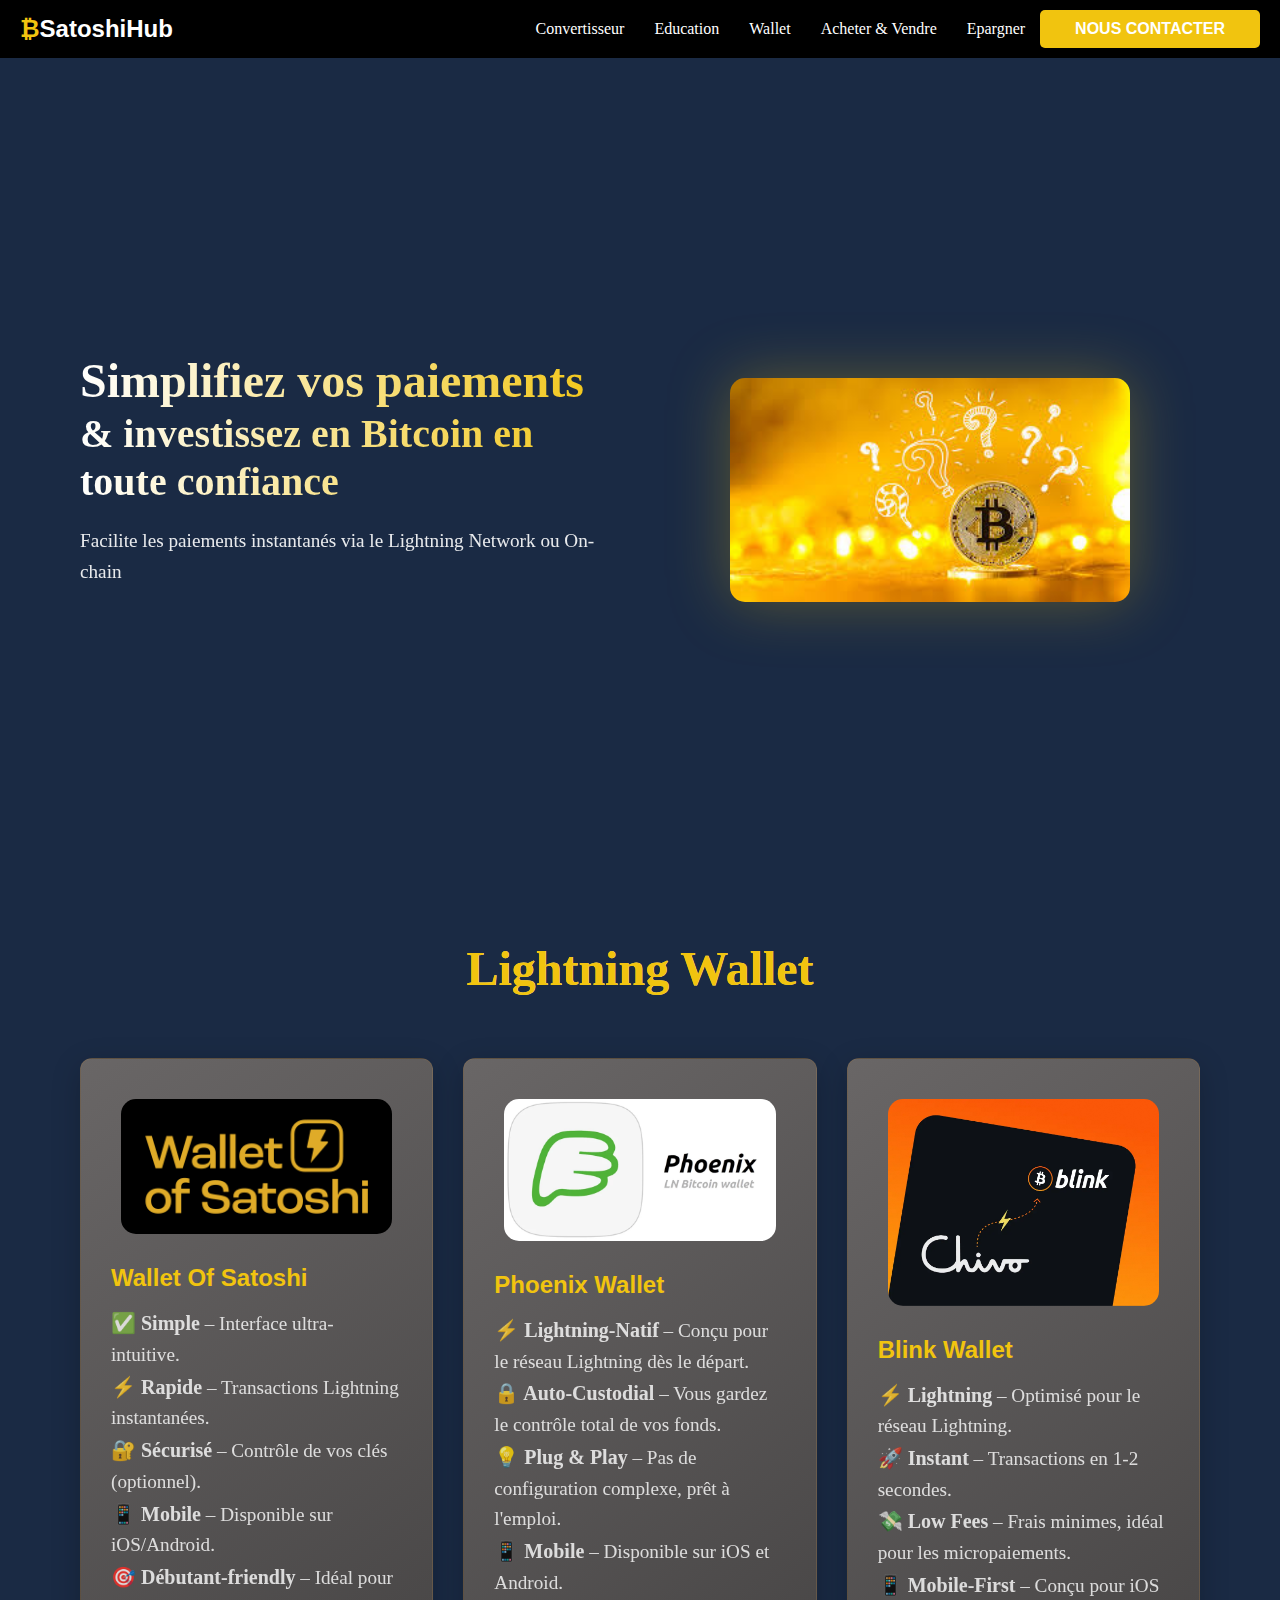
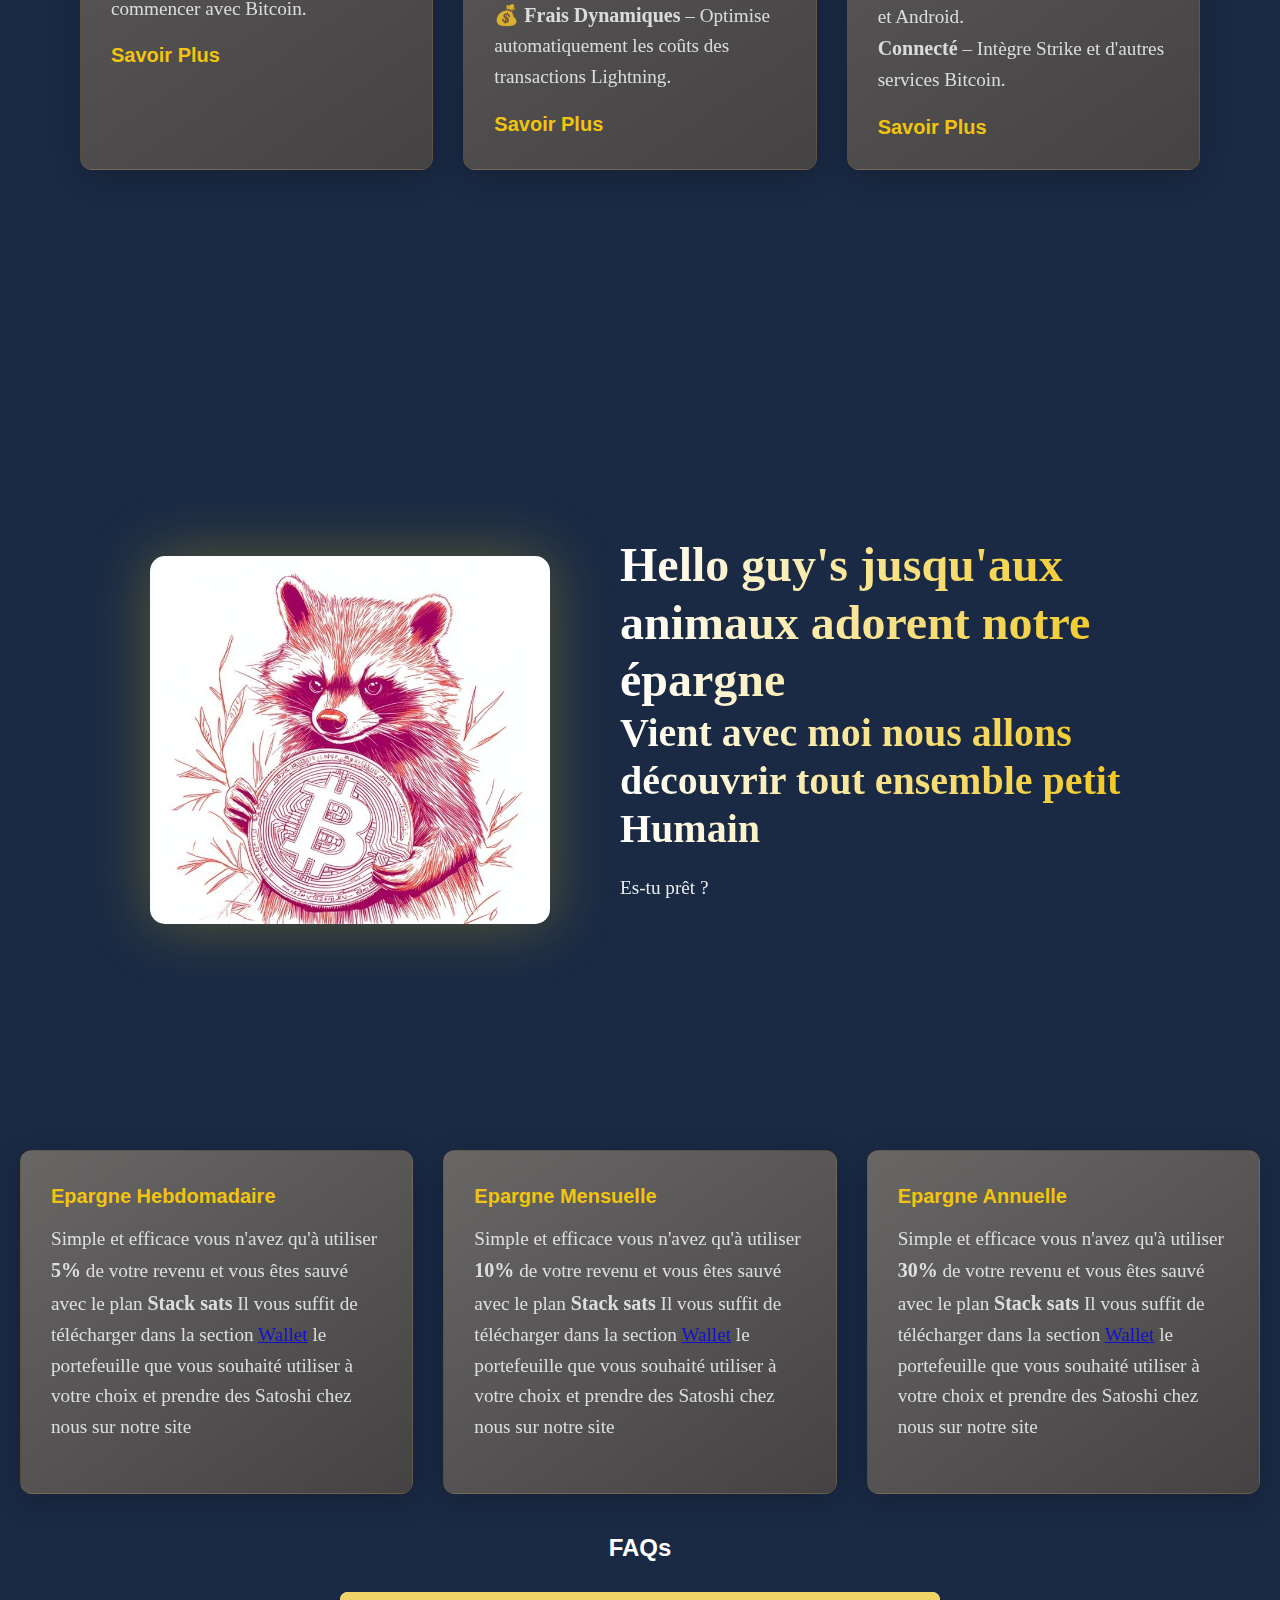
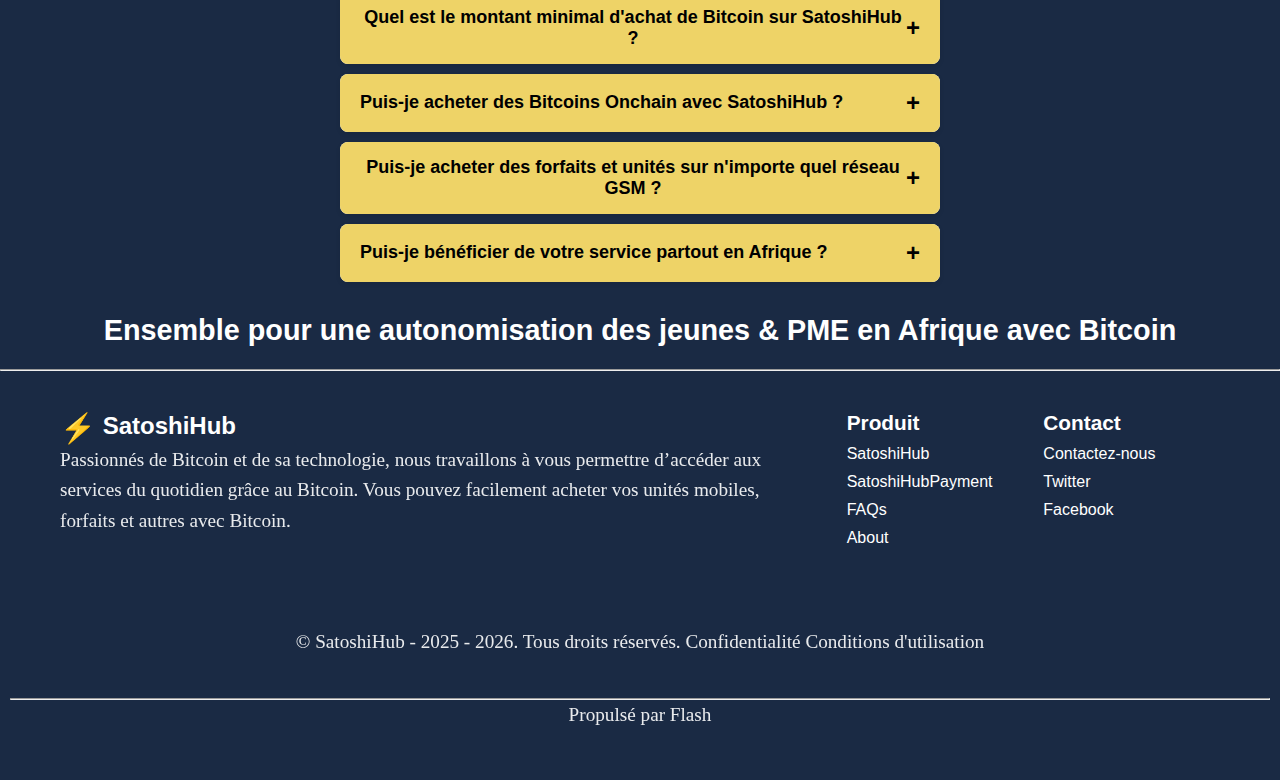
<file: index.html>
<!DOCTYPE html>
<html lang="en">

<head>
    <meta charset="UTF-8">
    <meta name="viewport" content="width=device-width, initial-scale=1.0">
    <title>Education Of Bitcoin</title>
    <link rel="stylesheet" href="Bitnob.css">
    <link href="https://fonts.googleapis.com/css2?family=Outfit:wght@400;700&display=swap" rel="stylesheet">
    <link href="https://unpkg.com/aos@2.3.1/dist/aos.css" rel="stylesheet">
    <script src="https://unpkg.com/aos@2.3.1/dist/aos.js"></script>
</head>

<body>


    <header>
        <nav class="navbar">
            <div class="logo" id="bitpay"><span>₿</span>SatoshiHub</div>
            <div class="hamburger" id="hamburger">
                <span></span>
                <span></span>
                <span></span>
            </div>
            <div class="nav-links" id="nav-links">
                <a href="convertisseur.html" target="_blank" class="payment">Convertisseur</a>
                <a href="singup.php" target="_blank" class="payment">Education</a>
                <a href="#wallet" class="payment">Wallet</a>
                <a href="achat.html" target="_blank" class="payment">Acheter & Vendre</a>
                <a href="#épargne" class="invest">Epargner</a>
                <button><a href="http://Wa.me//+22954006206" target="_blank" class="contact">NOUS
                        CONTACTER</a></button>
            </div>
        </nav>
    </header>
    <div class="container">
        <div class="text-section">
            <h1>Simplifiez vos paiements<br><span>& investissez en Bitcoin en toute confiance</span></h1>
            <p>Facilite les paiements instantanés via le Lightning Network ou On-chain</p>
        </div>
        <div class="image-section">
            <img src="imganim.jpg" alt="Bitcoin" class="bitcoin-image">
        </div>
    </div>

    <!-- Section pour wallet -->
    <section class="liquid-section" id="Wallet">
        <div class="section-header">
            <h1 id="wallet">Lightning Wallet</h1>
        </div>
        <div class="cards-grid">
            <!-- Carte Network -->
            <div class="card">
                <div class="card-logo">
                    <img src="wallet.png" alt="Wallet of Satoshi">
                </div>
                <h3>Wallet Of Satoshi</h3>
                <p><strong>✅ Simple</strong> – Interface ultra-intuitive.<br>
                    <strong>⚡ Rapide</strong> – Transactions Lightning instantanées.<br>
                    <strong>🔐 Sécurisé</strong> – Contrôle de vos clés (optionnel).<br>
                    <strong>📱 Mobile</strong> – Disponible sur iOS/Android.<br>
                    <strong>🎯 Débutant-friendly</strong> – Idéal pour commencer avec Bitcoin.
                </p>
                <a href="https://www.walletofsatoshi.com/" class="read-more"><strong>Savoir Plus</strong></a>
            </div>
            <!-- Carte Content -->
            <div class="card">
                <div class="card-logo">
                    <img src="Phoenix-large.png" alt="Phoenix Wallet">
                </div>
                <h3>Phoenix Wallet</h3>
                <p class="excerpt">
                    <strong>⚡ Lightning-Natif</strong> – Conçu pour le réseau Lightning dès le départ.<br>
                    <strong>🔒 Auto-Custodial</strong> – Vous gardez le contrôle total de vos fonds.<br>
                    <strong>💡 Plug & Play</strong> – Pas de configuration complexe, prêt à l'emploi.<br>
                    <strong>📱 Mobile</strong> – Disponible sur iOS et Android.<br>
                    <strong>💰 Frais Dynamiques</strong> – Optimise automatiquement les coûts des transactions
                    Lightning.
                </p>
                <a href="https://phoenix.acinq.co/" class="read-more"><strong>Savoir Plus</strong></a>
            </div>
            <!-- Carte Feature -->
            <div class="card">
                <div class="card-logo">
                    <img src="blink.png" alt="Blink Wallet">
                </div>
                <h3>Blink Wallet</h3>
                <p class="excerpt">
                    <strong>⚡ Lightning</strong> – Optimisé pour le réseau Lightning.<br>
                    <strong>🚀 Instant</strong> – Transactions en 1-2 secondes.<br>
                    <strong>💸 Low Fees</strong> – Frais minimes, idéal pour les micropaiements.<br>
                    <strong>📱 Mobile-First</strong> – Conçu pour iOS et Android.<br>
                    <strong> Connecté</strong> – Intègre Strike et d'autres services Bitcoin.
                </p>
                <a href="https://fr.blink.sv/" class="read-more"><strong>Savoir Plus</strong></a>
            </div>
        </div>
    </section>
    <div class="container" id="épargne">
        <div class="image-section">
            <img src="animal.jpg" alt="Bitcoin" class="bitcoin-image">
        </div>
        <div class="text-section">
            <h1>Hello guy's jusqu'aux animaux adorent notre épargne<br><span>Vient avec moi nous allons découvrir
                    tout ensemble petit Humain</span></h1>
            <p>Es-tu prêt ?</p>
        </div>
    </div>
    <!-- Session épargne -->
    <div class="cards-grid" >
        <div class="card" id="epargne">
            <h3 class="h3"><strong>Epargne Hebdomadaire</strong></h3>
            <p>Simple et efficace vous n'avez qu'à utiliser <strong>5%</strong> de votre revenu et vous êtes sauvé
                avec le plan <strong>Stack sats</strong>
                Il vous suffit de télécharger dans la section <a href="#Wallet">Wallet</a> le portefeuille que vous
                souhaité utiliser à votre choix et prendre des Satoshi chez nous sur notre site
            </p>
        </div>
        <div class="card" id="epargne">
            <h3 class="h3"><strong>Epargne Mensuelle</strong></h3>
            <p class="excerpt">
                Simple et efficace vous n'avez qu'à utiliser <strong>10%</strong> de votre revenu et vous êtes sauvé
                avec le plan <strong>Stack sats</strong>
                Il vous suffit de télécharger dans la section <a href="#Wallet">Wallet</a> le portefeuille que vous
                souhaité utiliser à votre choix et prendre des Satoshi chez nous sur notre site

            </p>
        </div>
        <div class="card" id="epargne">
            <h3 class="h3"><strong>Epargne Annuelle</strong></h3>
            <p class="excerpt">
                Simple et efficace vous n'avez qu'à utiliser <strong>30%</strong> de votre revenu et vous êtes sauvé
                avec le plan <strong>Stack sats</strong>
                Il vous suffit de télécharger dans la section <a href="#Wallet">Wallet</a> le portefeuille que vous
                souhaité utiliser à votre choix et prendre des Satoshi chez nous sur notre site

            </p>
        </div>
    </div>
    <h2 id="faqs">FAQs</h2>
    <div class="faq-item">
        <div class="faq-question">Quel est le montant minimal d'achat de Bitcoin sur SatoshiHub ?</div>
        <div class="faq-answer">
            Sur SatoshiHub, obtenir des Bitcoins, c'est selon votre bourse. A partir de 100Fr vous pouvez obtenir du
            Bitcoin grâce à la puissance Lightning Network.
        </div>
    </div>
    <div class="faq-item">
        <div class="faq-question">Puis-je acheter des Bitcoins Onchain avec SatoshiHub ?</div>
        <div class="faq-answer">
            Nous travaillons à vous permettre de pouvoir acheter des bitcoins OnChain avec Flash. Mais seuls les
            paiements via Lightning Network sont disponibles actuellement sur SatoshiHub.
        </div>
    </div>
    <div class="faq-item">
        <div class="faq-question">Puis-je acheter des forfaits et unités sur n'importe quel réseau GSM ?</div>
        <div class="faq-answer">
            Oui vous pouvez acheter des forfaits et unités sur n'importe quel réseau GSM avec FlashPayment.
            Cependant seuls les réseaux MTN-Bénin et MOOV-Bénin sont disponibles sur FlashPayment actuellement.
        </div>
    </div>
    <div class="faq-item">
        <div class="faq-question">Puis-je bénéficier de votre service partout en Afrique ?</div>
        <div class="faq-answer">
            Nous travaillons à vous faire bénéficier de nos services peu importe votre position. Cependant,
            bénéficiez de nos services 24H/7 depuis : le Bénin, le Togo, le Burkina-Faso et la Côte-d'Ivoire.
        </div>
    </div>
    <!-- Footer Section -->
    <entête>
        <h2>Ensemble pour une autonomisation des jeunes & PME en Afrique avec Bitcoin</h2>
    </entête>
    <hr>
    <main>
        <section class="content">
            <div class="flash-section">
                <h2><span class="flash-icon">⚡</span> SatoshiHub</h2>
                <p>Passionnés de Bitcoin et de sa technologie, nous travaillons à vous permettre d’accéder aux
                    services du quotidien grâce au Bitcoin. Vous pouvez facilement acheter vos unités mobiles,
                    forfaits et autres avec Bitcoin.</p>
            </div>
            <div class="links">
                <div class="column">
                    <h3>Produit</h3>
                    <ul>
                        <li><a href="#bitpay">SatoshiHub</a></li>
                        <li><a href="achat.html" target="_blank">SatoshiHubPayment</a></li>
                        <li><a href="#faqs">FAQs</a></li>
                        <li><a href="#about">About</a></li>
                    </ul>
                </div>
                <div class="column">
                    <h3>Contact</h3>
                    <ul>
                        <li><a href="http://Wa.me//+22954006206" target="_blank">Contactez-nous</a></li>
                        <li><a href="https://x.com/MMetchihoungbe" target="_blank">Twitter</a></li>
                        <li><a href="https://www.facebook.com/fernand.metchihoungbe" target="_blank">Facebook</a>
                        </li>
                    </ul>
                </div>
            </div>
        </section>
    </main>
    <footer>
        <p>© SatoshiHub - 2025 - 2026. Tous droits réservés. <a href="#confidentialite">Confidentialité</a> <a
                href="#conditions">Conditions d'utilisation</a></p>
        <hr>
        <p>Propulsé par <a href="https://bitcoinflash.xyz/" target="_blank">Flash</a></p>
    </footer>
    
    <script src="bitnob.js"></script>
    <script>AOS.init();</script>

</body>


</html>
</file>
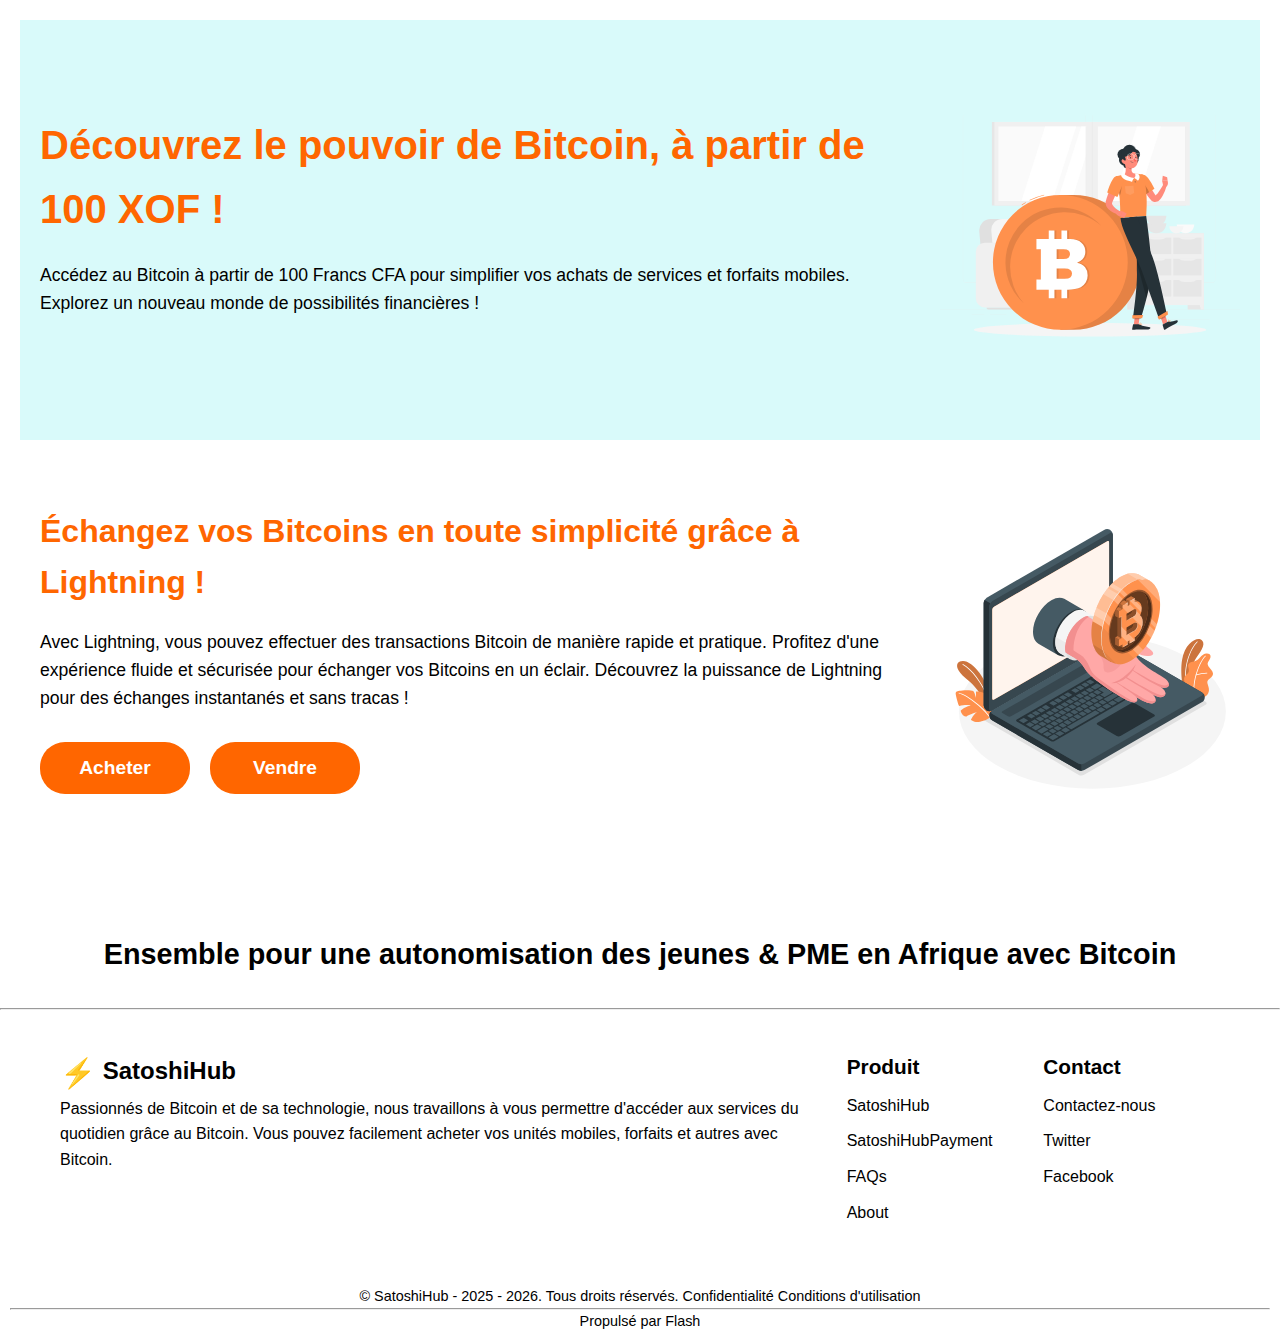
<file: achat.html>
<!DOCTYPE html>
<html lang="fr">
<head>
    <meta charset="UTF-8">
    <meta name="viewport" content="width=device-width, initial-scale=1.0">
    <title>Bitcoin Exchange - Acheter et Vendre Bitcoin</title>
    <link href="achat.css" rel="stylesheet" type="text/css" />
</head>
<body>
    <!-- Page principale -->
    <div id="main-page" class="page">
        <div class="hero-section">
            <div class="text-content">
                <h1 class="main-title">Découvrez le pouvoir de Bitcoin, à partir de 100 XOF !</h1>
                <p class="subtitle">Accédez au Bitcoin à partir de 100 Francs CFA pour simplifier vos achats de services et forfaits mobiles. Explorez un nouveau monde de possibilités financières !</p>
            </div>
            <div class="bitcoin-image">
                <img src="Bitcoin-info.d4aa6a58.svg" alt="Bitcoin" />
            </div>
        </div>

        <div class="lightning-section">
            <div class="text-content">
                <h2 class="lightning-title">Échangez vos Bitcoins en toute simplicité grâce à Lightning !</h2>
                <p class="lightning-description">Avec Lightning, vous pouvez effectuer des transactions Bitcoin de manière rapide et pratique. Profitez d'une expérience fluide et sécurisée pour échanger vos Bitcoins en un éclair. Découvrez la puissance de Lightning pour des échanges instantanés et sans tracas !</p>
                
                <div class="buttons-container">
                    <button id="buy-btn" class="action-btn">Acheter</button>
                    <button id="sell-btn" class="action-btn">Vendre</button>
                </div>
            </div>
            <div class="bitcoin-image">
                <img src="img_circle1.625912c4.svg" alt="Bitcoin Lightning" />
            </div>
        </div>
    </div>

    <!-- Modal d'achat -->
    <div id="buy-modal" class="modal">
        <div class="modal-content">
            <span class="close">&times;</span>
            
            <!-- Étape 1: Informations de base -->
            <div id="buy-step1" class="step active">
                <h3>Acheter Bitcoin</h3>
                <form id="buy-form1" action="traitement.php" method="POST">
                    <input type="hidden" name="operation" value="achat">
                    
                    <div class="form-group">
                        <label>Pays:</label>
                        <input type="text" id="buy-country" name="country" placeholder="Saisissez votre pays" required>
                    </div>
                    
                    <div class="form-group">
                        <label>Choisissez votre réseau:</label>
                        <select id="buy-network" name="network" required>
                            <option value="">Sélectionnez un réseau</option>
                            <option value="MOOV">MOOV</option>
                            <option value="MTN">MTN</option>
                            <option value="CELTIIS">CELTIIS</option>
                        </select>
                    </div>
                    
                    <div class="form-group">
                        <label>Prénom:</label>
                        <input type="text" id="buy-firstname" name="firstname" required>
                    </div>
                    
                    <div class="form-group">
                        <label>Nom:</label>
                        <input type="text" id="buy-lastname" name="lastname" required>
                    </div>
                    
                    <div class="form-group">
                        <label>Email:</label>
                        <input type="email" id="buy-email" name="email" required>
                    </div>
                    
                    <div class="form-group">
                        <label>Montant à payer en XOF:</label>
                        <input type="number" id="buy-amount-xof" name="amount_xof" placeholder="Ex: 1000" min="100" required>
                    </div>
                    
                    <div class="form-group">
                        <label>Montant à recevoir en sats:</label>
                        <input type="text" id="buy-amount-sats" name="amount_sats" readonly>
                    </div>
                    
                    <div class="form-buttons">
                        <button type="button" class="btn-secondary" onclick="closeBuyModal()">Précédent</button>
                        <button type="submit" class="btn-primary">Continuer</button>
                    </div>
                </form>
            </div>

            <!-- Étape 2: Dépôt -->
            <div id="buy-step2" class="step">
                <h3>Effectuer le dépôt</h3>
                <p>Effectuer le dépôt de l'argent que vous avez entré lors des renseignements (<span id="deposit-amount"></span> XOF) sur le Numéro ci-dessous et compléter le formulaire.</p>
                
                <div class="deposit-info">
                    <p><strong>Nom:</strong> Fernand METCHIHOUNGBE</p>
                    <p><strong>Numéro:</strong> <span id="deposit-number"></span></p>
                </div>
                
                <form id="buy-form2" action="traitement.php" method="POST">
                    <input type="hidden" name="operation" value="achat">
                    <input type="hidden" id="buy-country2" name="country">
                    <input type="hidden" id="buy-network2" name="network">
                    <input type="hidden" id="buy-firstname2" name="firstname">
                    <input type="hidden" id="buy-lastname2" name="lastname">
                    <input type="hidden" id="buy-email2" name="email">
                    <input type="hidden" id="buy-amount-xof2" name="amount_xof">
                    <input type="hidden" id="buy-amount-sats2" name="amount_sats">
                    
                    <div class="form-group">
                        <label>Identifiant du dépôt:</label>
                        <input type="text" id="deposit-id" name="deposit_id" required>
                    </div>
                    
                    <div class="form-group">
                        <label>Adresse Lightning qui va recevoir les sats:</label>
                        <input type="text" id="lightning-address" name="lightning_address" placeholder="votre@adresse.lightning" required>
                    </div>
                    
                    <div class="form-buttons">
                        <button type="button" class="btn-secondary" onclick="showBuyStep1()">Précédent</button>
                        <button type="submit" class="btn-primary">Confirmer</button>
                    </div>
                </form>
                
                <div id="buy-success" class="success-message" style="display: none;">
                    <p>Veuillez patienter un instant...</p>
                </div>
            </div>
        </div>
    </div>

    <!-- Modal de vente -->
    <div id="sell-modal" class="modal">
        <div class="modal-content">
            <span class="close">&times;</span>
            
            <!-- Étape 1: Informations de base -->
            <div id="sell-step1" class="step active">
                <h3>Vendre Bitcoin</h3>
                <form id="sell-form1" action="traitement.php" method="POST">
                    <input type="hidden" name="operation" value="vente">
                    
                    <div class="form-group">
                        <label>Pays:</label>
                        <input type="text" id="sell-country" name="country" placeholder="Saisissez votre pays" required>
                    </div>
                    
                    <div class="form-group">
                        <label>Choisissez votre réseau:</label>
                        <select id="sell-network" name="network" required>
                            <option value="">Sélectionnez un réseau</option>
                            <option value="MOOV">MOOV</option>
                            <option value="MTN">MTN</option>
                            <option value="CELTIIS">CELTIIS</option>
                        </select>
                    </div>
                    
                    <div class="form-group">
                        <label>Prénom:</label>
                        <input type="text" id="sell-firstname" name="firstname" required>
                    </div>
                    
                    <div class="form-group">
                        <label>Nom:</label>
                        <input type="text" id="sell-lastname" name="lastname" required>
                    </div>
                    
                    <div class="form-group">
                        <label>Email:</label>
                        <input type="email" id="sell-email" name="email" required>
                    </div>
                    
                    <div class="form-group">
                        <label>Montant en sats à vendre:</label>
                        <input type="number" id="sell-amount-sats" name="amount_sats" placeholder="Ex: 10000" min="1000" required>
                    </div>
                    
                    <div class="form-group">
                        <label>Montant à recevoir en XOF:</label>
                        <input type="text" id="sell-amount-xof" name="amount_xof" readonly>
                    </div>
                    
                    <div class="form-group">
                        <label>Numéro qui va recevoir le dépôt après vente:</label>
                        <input type="tel" id="sell-phone" name="phone" required>
                    </div>
                    
                    <div class="form-buttons">
                        <button type="button" class="btn-secondary" onclick="closeSellModal()">Précédent</button>
                        <button type="submit" class="btn-primary">Continuer</button>
                    </div>
                </form>
            </div>

            <!-- Étape 2: Envoi des sats -->
            <div id="sell-step2" class="step">
                <h3>Envoyer vos sats</h3>
                <p>Envoyez vos sats sur cette adresse pour recevoir votre argent en XOF:</p>
                
                <div class="deposit-info">
                    <p><strong>Adresse Lightning:</strong> equalounce76@walletofsatoshi.com</p>
                    <p><strong>Montant à envoyer:</strong> <span id="sell-sats-amount"></span> sats</p>
                    <p><strong>Vous recevrez:</strong> <span id="sell-xof-amount"></span> XOF</p>
                </div>
                
                <div class="form-buttons">
                    <button type="button" class="btn-secondary" onclick="showSellStep1()">Précédent</button>
                    <button type="button" class="btn-primary" onclick="showSellConfirm()">Continuer</button>
                </div>
            </div>

            <!-- Étape 3: Confirmation -->
            <div id="sell-step3" class="step">
                <h3>Confirmation</h3>
                <p>Vous êtes sur le point de valider votre transaction.</p>
                
                <div class="form-buttons">
                    <button type="button" class="btn-secondary" onclick="showSellStep2()">Précédent</button>
                    <button type="button" class="btn-primary" onclick="confirmSellTransaction()">Valider</button>
                </div>
                
                <div id="sell-success" class="success-message" style="display: none;">
                    <p>Merci pour la confiance de nous avoir choisis !</p>
                </div>
            </div>
        </div>
    </div>

    <!-- Footer Section -->
    <entête>
        <h2>Ensemble pour une autonomisation des jeunes & PME en Afrique avec Bitcoin</h2>
    </entête>
    <hr>
    <main>
        <section class="content">
            <div class="flash-section">
                <h2><span class="flash-icon">⚡</span> SatoshiHub</h2>
                <p>Passionnés de Bitcoin et de sa technologie, nous travaillons à vous permettre d'accéder aux services du quotidien grâce au Bitcoin. Vous pouvez facilement acheter vos unités mobiles, forfaits et autres avec Bitcoin.</p>
            </div>
            <div class="links">
                <div class="column">
                    <h3>Produit</h3>
                    <ul>
                        <li><a href="#bitpay">SatoshiHub</a></li>
                        <li><a href="https://bitcoinflash.xyz/" target="_blank">SatoshiHubPayment</a></li>
                        <li><a href="#faqs">FAQs</a></li>
                        <li><a href="#about">About</a></li>
                    </ul>
                </div>
                <div class="column">
                    <h3>Contact</h3>
                    <ul>
                        <li><a href="http://Wa.me//+22954006206" target="_blank">Contactez-nous</a></li>
                        <li><a href="https://x.com/MMetchihoungbe" target="_blank">Twitter</a></li>
                        <li><a href="https://www.facebook.com/fernand.metchihoungbe" target="_blank">Facebook</a></li>
                    </ul>
                </div>
            </div>
        </section>
    </main>
    <footer>
        <p>© SatoshiHub - 2025 - 2026. Tous droits réservés. <a href="#confidentialite">Confidentialité</a> <a href="#conditions">Conditions d'utilisation</a></p>
        <hr>
        <p>Propulsé par <a href="https://bitcoinflash.xyz/" target="_blank">Flash</a></p>
    </footer>

    <script>
    // Taux de conversion basé sur 100M sats = 64,546,467.303 XOF
    const XOF_PER_SAT = 64546467.303 / 100000000; // 1 sat = 0.64546467303 XOF
    const SATS_PER_XOF = 100000000 / 64546467.303; // 1 XOF = 1.549 sats environ

    // Numéros de téléphone par réseau
    const PHONE_NUMBERS = {
        'MOOV': '0168124256',
        'MTN': '0154006206',
        'CELTIIS': '0147518373'
    };

    // Variables globales pour stocker les données
    let buyFormData = {};
    let sellFormData = {};

    // Initialisation
    document.addEventListener('DOMContentLoaded', function() {
        initializeEventListeners();
        setupScrollEffects();
    });

    function initializeEventListeners() {
        // Boutons principaux
        document.getElementById('buy-btn').addEventListener('click', openBuyModal);
        document.getElementById('sell-btn').addEventListener('click', openSellModal);

        // Fermeture des modals
        document.querySelectorAll('.close').forEach(closeBtn => {
            closeBtn.addEventListener('click', function() {
                this.closest('.modal').style.display = 'none';
            });
        });

        // Fermer modal en cliquant à l'extérieur
        window.addEventListener('click', function(event) {
            if (event.target.classList.contains('modal')) {
                event.target.style.display = 'none';
            }
        });

        // Formulaires
        document.getElementById('buy-form1').addEventListener('submit', handleBuyStep1);
        document.getElementById('buy-form2').addEventListener('submit', handleBuyStep2);
        document.getElementById('sell-form1').addEventListener('submit', handleSellStep1);

        // Calculs automatiques
        document.getElementById('buy-amount-xof').addEventListener('input', calculateBuySats);
        document.getElementById('sell-amount-sats').addEventListener('input', calculateSellXOF);
    }

    function setupScrollEffects() {
        window.addEventListener('scroll', function() {
            if (window.scrollY > 100) {
                document.body.classList.add('scrolled');
            } else {
                document.body.classList.remove('scrolled');
            }
        });
    }

    // Fonctions de calcul
    function calculateBuySats() {
        const xofAmount = parseFloat(document.getElementById('buy-amount-xof').value) || 0;
        const satsAmount = Math.floor(xofAmount * SATS_PER_XOF);
        document.getElementById('buy-amount-sats').value = satsAmount > 0 ? satsAmount : '';
    }

    function calculateSellXOF() {
        const satsAmount = parseFloat(document.getElementById('sell-amount-sats').value) || 0;
        const xofAmount = Math.floor(satsAmount * XOF_PER_SAT);
        document.getElementById('sell-amount-xof').value = xofAmount > 0 ? xofAmount : '';
    }

    // Gestion des modals - Achat
    function openBuyModal() {
        document.getElementById('buy-modal').style.display = 'block';
        showBuyStep1();
    }

    function closeBuyModal() {
        document.getElementById('buy-modal').style.display = 'none';
        resetBuyForm();
    }

    function showBuyStep1() {
        document.getElementById('buy-step1').classList.add('active');
        document.getElementById('buy-step2').classList.remove('active');
    }

    function showBuyStep2() {
        document.getElementById('buy-step1').classList.remove('active');
        document.getElementById('buy-step2').classList.add('active');
        
        // Récupérer les valeurs du premier formulaire
        const form1 = document.getElementById('buy-form1');
        const formData = new FormData(form1);
        
        // Remplir les champs cachés du deuxième formulaire
        document.getElementById('buy-country2').value = formData.get('country');
        document.getElementById('buy-network2').value = formData.get('network');
        document.getElementById('buy-firstname2').value = formData.get('firstname');
        document.getElementById('buy-lastname2').value = formData.get('lastname');
        document.getElementById('buy-email2').value = formData.get('email');
        document.getElementById('buy-amount-xof2').value = formData.get('amount_xof');
        document.getElementById('buy-amount-sats2').value = formData.get('amount_sats');
        
        // Afficher les informations de dépôt
        const network = formData.get('network');
        const amount = formData.get('amount_xof');
        
        document.getElementById('deposit-amount').textContent = amount;
        document.getElementById('deposit-number').textContent = PHONE_NUMBERS[network];
    }

    function handleBuyStep1(e) {
        e.preventDefault();
        showBuyStep2();
    }

    function handleBuyStep2(e) {
        e.preventDefault();
        
        // Afficher le message de succès
        document.getElementById('buy-form2').style.display = 'none';
        document.getElementById('buy-success').style.display = 'block';
        
        // Simuler un délai de traitement
        setTimeout(() => {
            closeBuyModal();
            alert('Votre transaction d\'achat a été enregistrée. Vous recevrez vos sats sous peu.');
        }, 3000);
    }

    function resetBuyForm() {
        document.getElementById('buy-form1').reset();
        document.getElementById('buy-form2').reset();
        document.getElementById('buy-form2').style.display = 'block';
        document.getElementById('buy-success').style.display = 'none';
        buyFormData = {};
    }

    // Gestion des modals - Vente
    function openSellModal() {
        document.getElementById('sell-modal').style.display = 'block';
        showSellStep1();
    }

    function closeSellModal() {
        document.getElementById('sell-modal').style.display = 'none';
        resetSellForm();
    }

    function showSellStep1() {
        document.getElementById('sell-step1').classList.add('active');
        document.getElementById('sell-step2').classList.remove('active');
        document.getElementById('sell-step3').classList.remove('active');
    }

    function showSellStep2() {
        document.getElementById('sell-step1').classList.remove('active');
        document.getElementById('sell-step2').classList.add('active');
        document.getElementById('sell-step3').classList.remove('active');
        
        // Afficher les montants
        document.getElementById('sell-sats-amount').textContent = document.getElementById('sell-amount-sats').value;
        document.getElementById('sell-xof-amount').textContent = document.getElementById('sell-amount-xof').value;
    }

    function showSellStep3() {
        document.getElementById('sell-step1').classList.remove('active');
        document.getElementById('sell-step2').classList.remove('active');
        document.getElementById('sell-step3').classList.add('active');
    }

    function showSellConfirm() {
        showSellStep3();
    }

    function handleSellStep1(e) {
        e.preventDefault();
        showSellStep2();
    }

    function confirmSellTransaction() {
        // Cacher les boutons et afficher le message de succès
        const buttons = document.querySelector('#sell-step3 .form-buttons');
        const successMsg = document.getElementById('sell-success');
        
        buttons.style.display = 'none';
        successMsg.style.display = 'block';
        
        // Fermer le modal après un délai
        setTimeout(() => {
            closeSellModal();
        }, 3000);
    }

    function resetSellForm() {
        document.getElementById('sell-form1').reset();
        document.getElementById('sell-success').style.display = 'none';
        const buttons = document.querySelector('#sell-step3 .form-buttons');
        if (buttons) buttons.style.display = 'flex';
        sellFormData = {};
    }

    // Fonctions utilitaires
    function formatNumber(num) {
        return new Intl.NumberFormat('fr-FR').format(num);
    }

    function validateEmail(email) {
        const re = /^[^\s@]+@[^\s@]+\.[^\s@]+$/;
        return re.test(email);
    }

    function validatePhone(phone) {
        const re = /^[0-9]{8,15}$/;
        return re.test(phone.replace(/\s/g, ''));
    }

    // Animation smooth scroll
    function smoothScroll(target) {
        document.querySelector(target).scrollIntoView({
            behavior: 'smooth'
        });
    }
    </script>
</body>
</html>
</file>
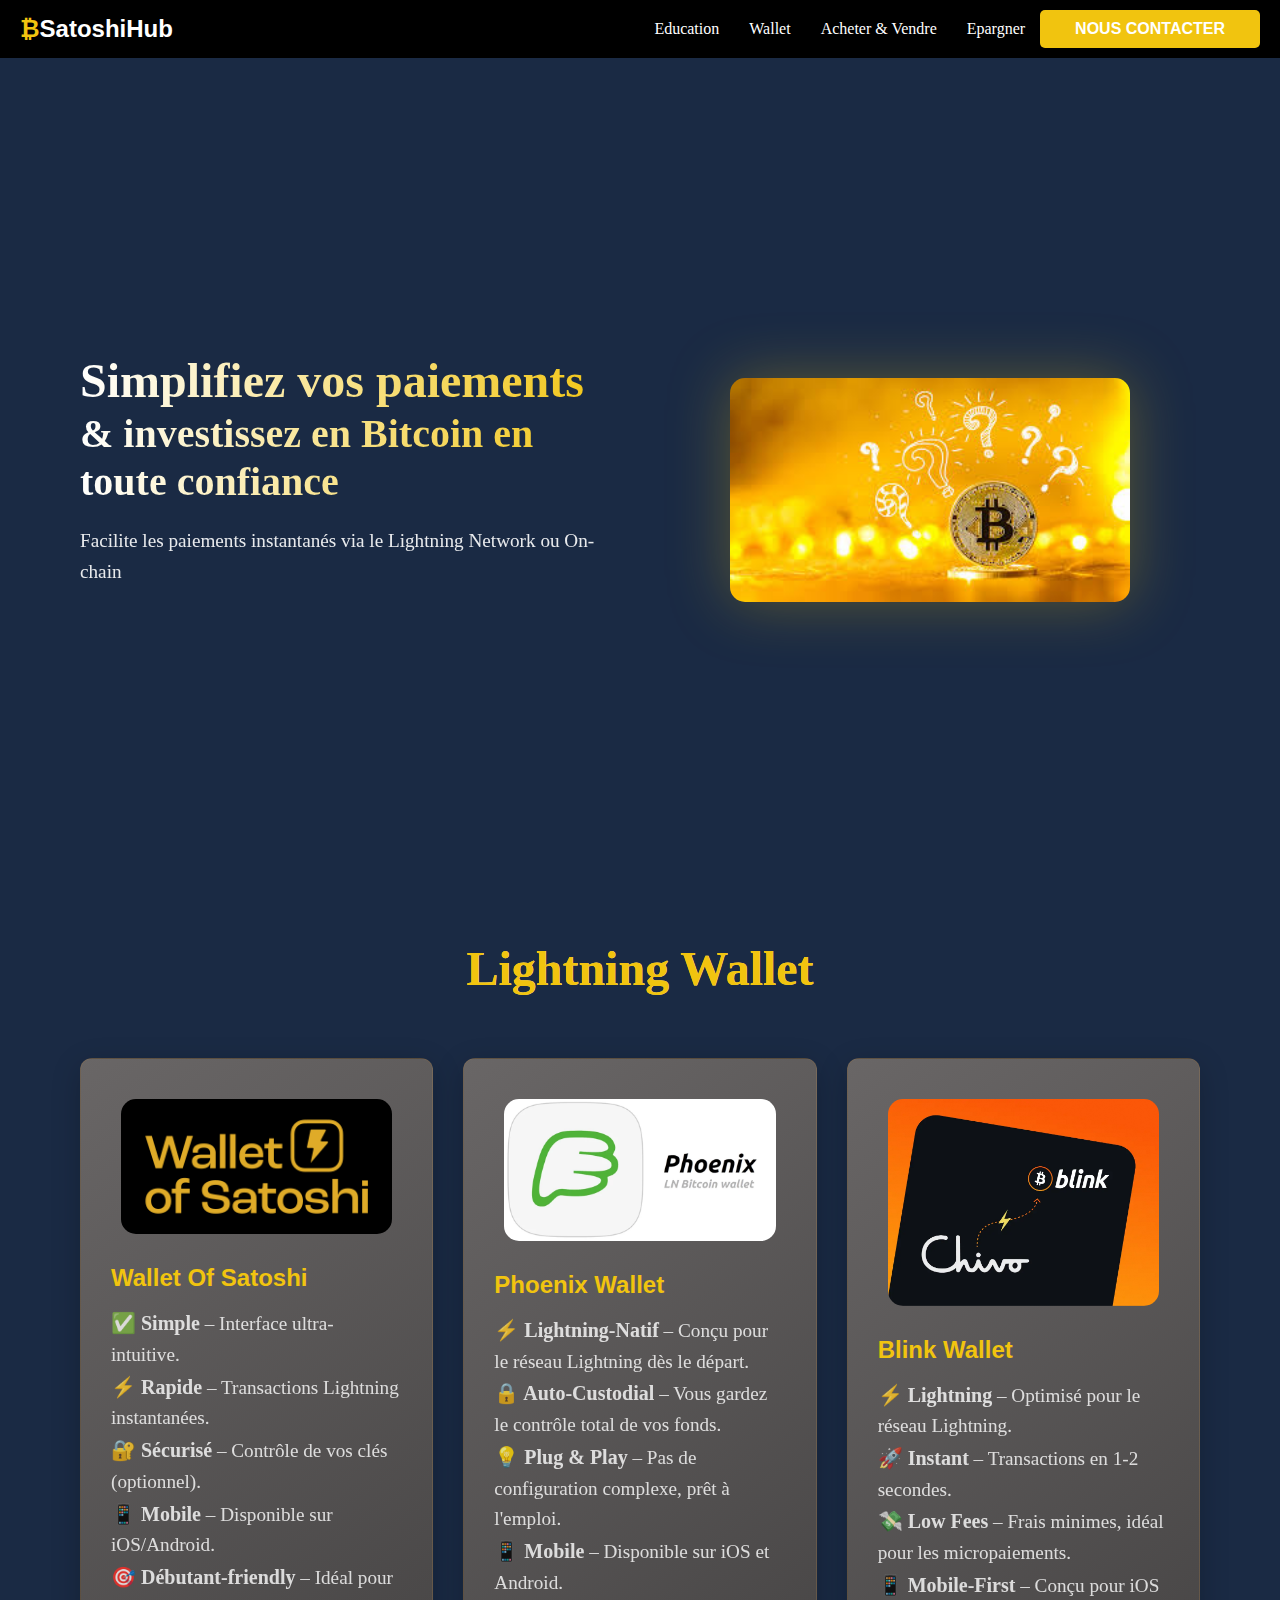
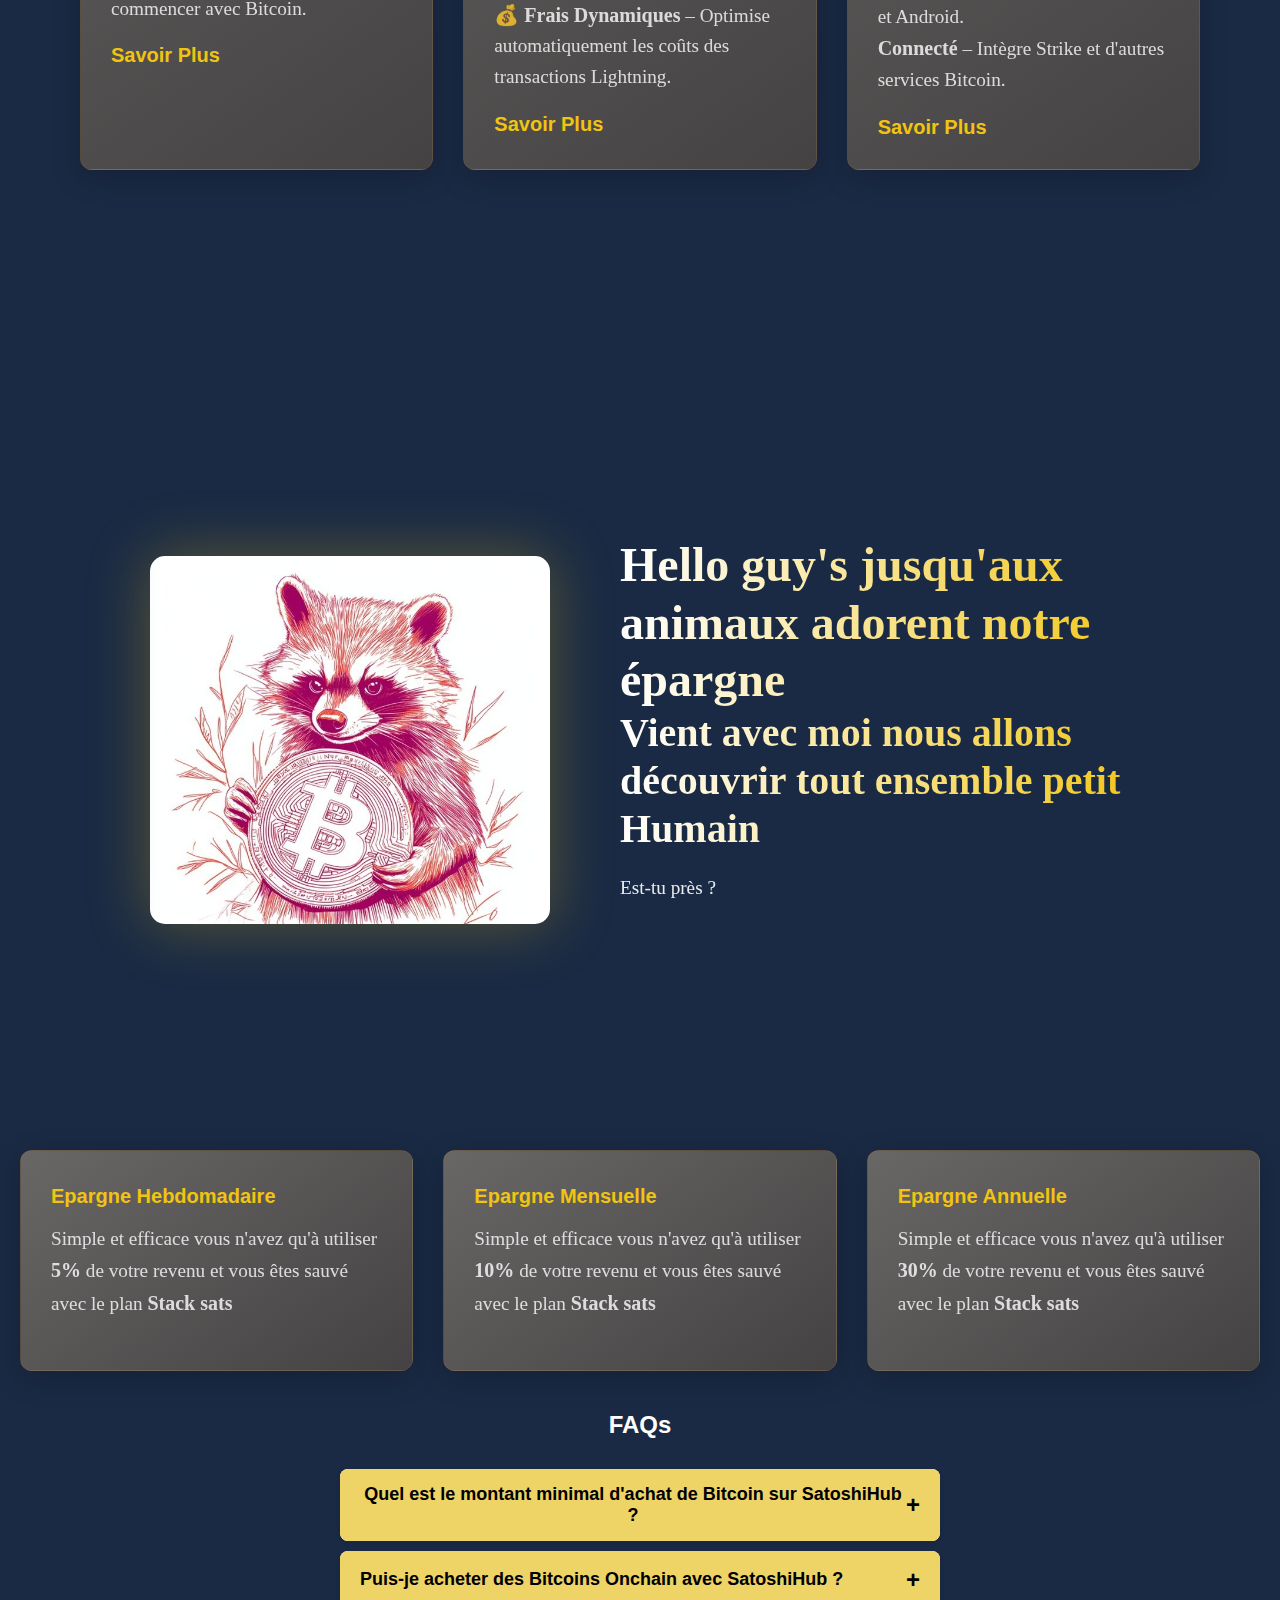
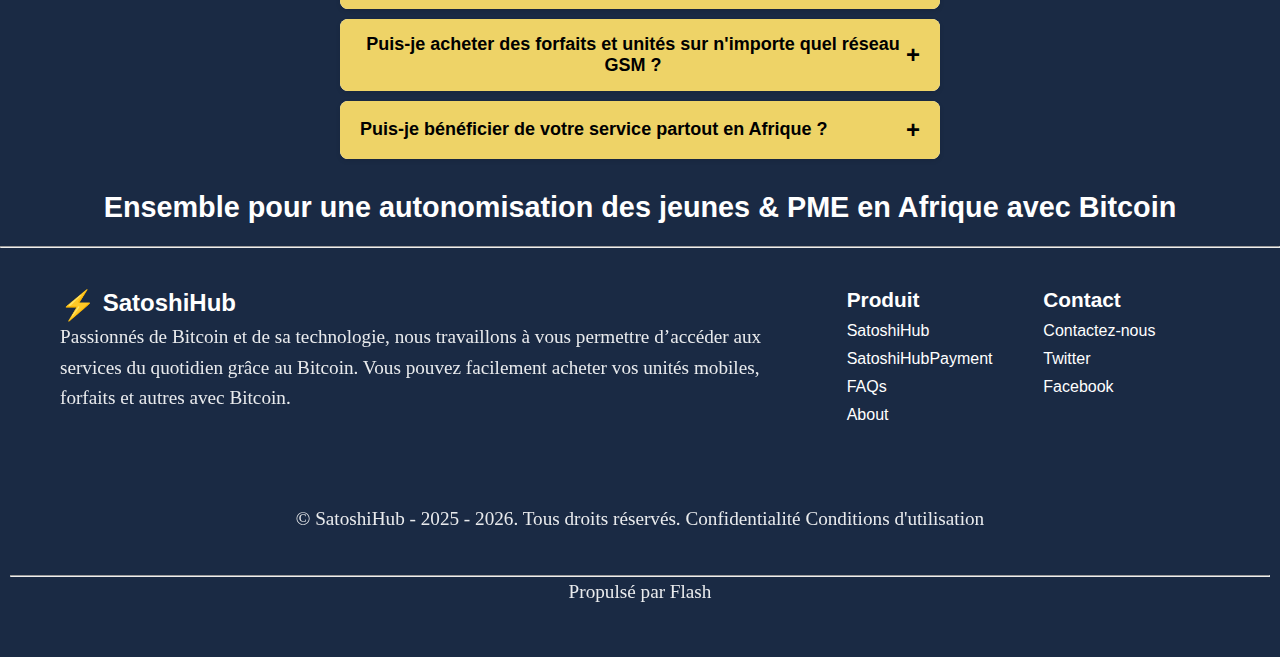
<file: Bitnob.html>
<!DOCTYPE html>
<html lang="en">

<head>
    <meta charset="UTF-8">
    <meta name="viewport" content="width=device-width, initial-scale=1.0">
    <title>Education Of Bitcoin</title>
    <link rel="stylesheet" href="Bitnob.css">
    <link href="https://fonts.googleapis.com/css2?family=Outfit:wght@400;700&display=swap" rel="stylesheet">

</head>

<body>
    <header>

        <nav class="navbar">
            <div class="logo" id="bitpay"><span>₿</span>SatoshiHub</div>
            <div class="nav-links">
                <a href="https://planb.network/fr" class="payment">Education</a>
                <a href="#wallet" class="payment">Wallet</a>
                <a href="https://bitcoinflash.xyz/" class="payment">Acheter & Vendre</a>
                <a href="login.html" class="invest">Epargner</a>
                <button><a href="http://Wa.me//+22954006206" class="contact">NOUS CONTACTER</a></button>
            </div>
        </nav>
    </header>
    <div class="container">
        <div class="text-section">
            <h1>Simplifiez vos paiements<br><span>& investissez en Bitcoin en toute confiance</span></h1>
            <p>Facilite les paiements instantanés via le Lightning Network ou On-chain</p>
        </div>

        <div class="image-section">
            <img src="imganim.jpg" alt="Bitcoin" class="bitcoin-image">
        </div>
    </div>

    <!-- section pour  wallet-->

    <section class="liquid-section">
        <div class="section-header">
            <h1 id="wallet">Lightning Wallet</h1>
        </div>

        <div class="cards-grid">
            <!-- Carte Network -->
            <div class="card">
                <div class="card-logo">
                    <img src="wallet.png" alt="Wallet of Satoshi">
                </div>
                <h3>Wallet Of Satoshi</h3>
                <p><strong>✅ Simple</strong> – Interface ultra-intuitive.<br>
                    <strong>⚡ Rapide</strong> – Transactions Lightning instantanées.<br>
                    <strong>🔐 Sécurisé</strong> – Contrôle de vos clés (optionnel).<br>
                    <strong>📱 Mobile</strong> – Disponible sur iOS/Android.<br>
                    <strong>🎯 Débutant-friendly</strong> – Idéal pour commencer avec Bitcoin.</p>
                <a href="https://www.walletofsatoshi.com/" class="read-more"><strong>Savoir Plus</strong></a>
            </div>

            <!-- Carte Content -->
            <div class="card">
                <div class="card-logo">
                    <img src="Phoenix-large.png" alt="Wallet of Satoshi">
                </div>
                <h3>Phoenix Wallet</h3>
                <p class="excerpt">
                    <strong>⚡ Lightning-Natif</strong> – Conçu pour le réseau Lightning dès le départ.<br>
                    <strong>🔒 Auto-Custodial</strong> – Vous gardez le contrôle total de vos fonds.<br>
                    <strong>💡 Plug & Play</strong> – Pas de configuration complexe, prêt à l'emploi.<br>
                    <strong>📱 Mobile</strong> – Disponible sur iOS et Android.<br>
                    <strong>💰 Frais Dynamiques</strong> – Optimise automatiquement les coûts des transactions Lightning.</p>
                <a href="https://phoenix.acinq.co/" class="read-more"><strong>Savoir Plus</strong></a>
            </div>

            <!-- Carte Feature -->
            <div class="card">
                <div class="card-logo">
                    <img src="blink.png" alt="Wallet of Satoshi">
                </div>
                <h3>Blink Wallet</h3>
                <p class="excerpt">
                    <strong>⚡ Lightning</strong> – Optimisé pour le réseau Lightning.<br>
                    <strong>🚀 Instant</strong> – Transactions en 1-2 secondes.<br>
                   <strong>💸 Low Fees</strong> – Frais minimes, idéal pour les micropaiements.<br>
                    <strong>📱 Mobile-First</strong> – Conçu pour iOS et Android.<br>
                    <strong> Connecté</strong> – Intègre Strike et d'autres services Bitcoin.</p>
                <a href="https://fr.blink.sv/" class="read-more"><strong>Savoir Plus</strong></a>
            </div>
        </div>
    </section>
    <div class="container">
        <div class="image-section">
            <img src="animal.jpg" alt="Bitcoin" class="bitcoin-image">
        </div>
        <div class="text-section">
            <h1>Hello guy's jusqu'aux animaux adorent notre épargne<br><span>Vient avec moi nous allons découvrir tout ensemble petit Humain</span></h1>
            <p>Est-tu près ?</p>
        </div>

    </div>
       <!-- session epargne -->
        
    <div class="cards-grid">
           
            <div class="card" id="epargne">
                <h3 class="h3"><strong>Epargne Hebdomadaire</strong></h3>
                <p>Simple et efficace vous n'avez qu'à utiliser <strong>5%</strong> de votre revenu et vous êtes sauvé avec le plan <strong>Stack sats</strong>
                </p> 
            </div>

            <div class="card" id="epargne">
                
                <h3 class="h3"><strong>Epargne Mensuelle</strong></h3>
                <p class="excerpt">
                    Simple et efficace vous n'avez qu'à utiliser  <strong>10%</strong> de votre revenu et vous êtes sauvé avec le plan <strong>Stack sats</strong>
                </p>
            </div>

           
            <div class="card" id="epargne">
               
                <h3 class="h3"><strong>Epargne Annuelle</strong></h3>
                <p class="excerpt">
                     Simple et efficace vous n'avez qu'à utiliser  <strong>30%</strong> de votre revenu et vous êtes sauvé avec le plan <strong>Stack sats</strong>
                </p>
            </div>
        </div>
        <h2 id="faqs">FAQs</h2>
    
    <div class="faq-item">
        <div class="faq-question">Quel est le montant minimal d'achat de Bitcoin sur SatoshiHub ?</div>
        <div class="faq-answer">
            Sur SatoshiHub, obtenir des Bitcoins, c'est selon votre bourse. A partir de 100Fr vous pouvez obtenir du Bitcoin grâce à la puissance Lightning Network.
        </div>
    </div>
    
    <div class="faq-item">
        <div class="faq-question">Puis-je acheter des Bitcoins Onchain avec SatoshiHub ?</div>
        <div class="faq-answer">
            Nous travaillons à vous permettre de pouvoir acheter des bitcoins OnChain avec Flash. Mais seuls les payements via Lightning Network sont disponibles actuellement sur SatoshiHub.
        </div>
    </div>
    
    <div class="faq-item">
        <div class="faq-question">Puis-je acheter des forfaits et unités sur n'importe quel réseau GSM ?</div>
        <div class="faq-answer">
            Oui vous pouvez acheter des forfaits et unités sur n'importe quel réseau GSM avec FlashPayment. Cependant seuls les réseaux MTN-Bénin et MOOV-Bénin sont disponibles sur FlashPayment actuellement.
        </div>
    </div>
    
    <div class="faq-item">
        <div class="faq-question">Puis-je bénéficier de votre service partout en Afrique ?</div>
        <div class="faq-answer">
            Nous travaillons à vous faire bénéficier de nos services peu importe votre position. Cependant, bénéficiez de nos services 24H/7 depuis : le Bénin, le Togo, le Burkina-Faso et la Côte-d'Ivoire.
        </div>
    </div>

    <!-- session en bas -->
     <entête>
        <h2>Ensemble pour une autonomisation des jeunes & PME en Afrique avec Bitcoin
      </h2>
    </entête>
  <hr>
    <main>
        <section class="content">
            <div class="flash-section">
                <h2><span class="flash-icon">⚡</span> SatoshiHub</h2>
                <p>Passionnés de Bitcoin et de sa technologie, nous travaillons à vous permettre d’accéder aux services du quotidien grâce au Bitcoin. Vous pouvez facilement acheter vos unités mobiles, forfaits et autres avec Bitcoin.</p>
            </div>
            <div class="links">
                <div class="column">
                    <h3>Produit</h3>
                    <ul>
                        <li><a href="#bitpay">SatoshiHub</a></li>
                        <li><a href="https://bitcoinflash.xyz/">SatoshiHubPayment</a></li>
                        <li><a href="#faqs">FAQs</a></li>
                        <li><a href="#about">About</a></li>
                    </ul>
                </div>
                <div class="column">
                    <h3>Contact</h3>
                    <ul>
                        <li><a href="http://Wa.me//+22954006206">Contactez-nous</a></li>
                        <li><a href="https://x.com/MMetchihoungbe">Twitter</a></li>
                        <li><a href="https://www.facebook.com/fernand.metchihoungbe
">Facebook</a></li>
                    </ul>
                </div>
            </div>
        </section>
    </main>
    <footer>
        <p>© SatoshiHub - 2025 - 2026. Tous droits réservés. <a href="#confidentialite">Confidentialité</a> <a href="#conditions">Conditions d'utilisation</a></p>
      <hr>
        <p>Propulsé par <a href="https://bitcoinflash.xyz/">Flash</a></p>
    </footer>

    <script>
        document.querySelectorAll('.faq-question').forEach(question => {
            question.addEventListener('click', () => {
                const answer = question.nextElementSibling;
                question.classList.toggle('active');
                answer.classList.toggle('show');
            });
        });
    </script>
</body>

</html>
</file>
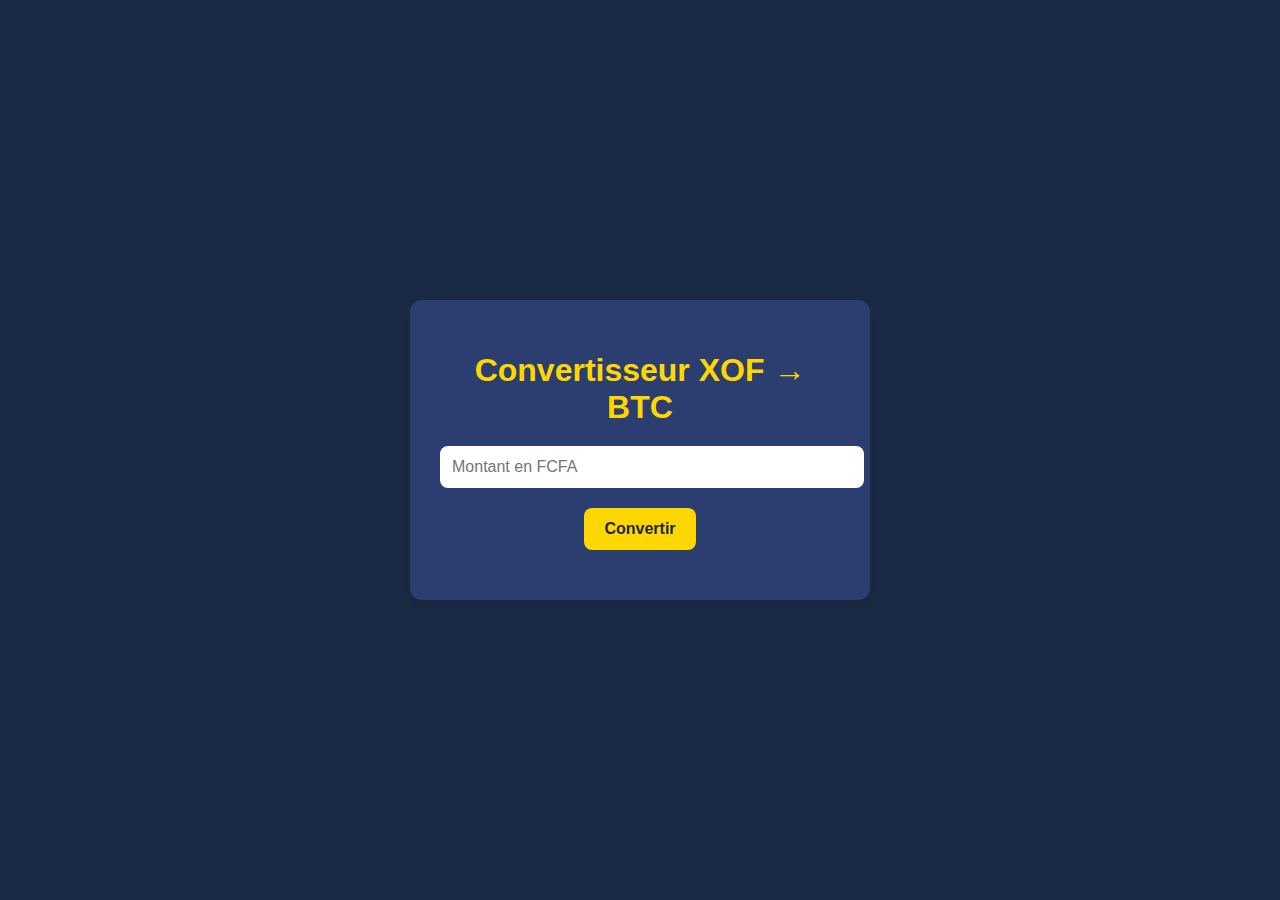
<file: convertisseur.html>
<!DOCTYPE html>
<html lang="fr">
<head>
  <meta charset="UTF-8">
  <title>Convertisseur BTC - XOF</title>
  <meta name="viewport" content="width=device-width, initial-scale=1.0">

  <!-- Style CSS pour design propre -->
  <style>
    body {
      font-family: 'Outfit', sans-serif;
      background-color: #1a2a44;
      color: #fff;
      margin: 0;
      padding: 0;
      display: flex;
      flex-direction: column;
      align-items: center;
      justify-content: center;
      height: 100vh;
    }

    h1 {
      color: #ffd700;
      margin-bottom: 20px;
    }

    .converter {
      background: #2c3e70;
      padding: 30px;
      border-radius: 12px;
      box-shadow: 0 4px 10px rgba(0,0,0,0.1);
      max-width: 400px;
      width: 100%;
      text-align: center;
    }

    input[type="number"] {
      width: 100%;
      padding: 12px;
      margin-bottom: 20px;
      font-size: 16px;
      border:none;
      border-radius: 8px;
      transition: border 0.3s;
      outline: none;
    }

    input[type="number"]:focus {
      border-color: #4299e1;
      outline: none;
    }

    button {
      background-color: #ffd700; /* jaune clair */
      color: #1a2a44; /* texte bleu foncé */
      padding: 12px 20px;
      border: none;
      border-radius: 8px;
      cursor: pointer;
      font-size: 16px;
      font-weight: bold;
      transition: background-color 0.3s;
    }

    /* Bouton jaune plus foncé au survol */
    button:hover {
      background-color: #bfa500;
      color: #fff;
    }

    /* Couleur du bouton au scroll */
    button.scrolled {
      background-color: #bfa500 !important;
      color: #fff !important;
    }

    #result {
      margin-top: 20px;
      font-size: 18px;
      font-weight: bold;
      color: #ffd700;
    }
  </style>
</head>

<body>
  <div class="converter">
    <h1>Convertisseur XOF → BTC</h1>

    <!-- Champ pour entrer le montant en XOF -->
    <input type="number" id="amount" placeholder="Montant en FCFA">

    <!-- Bouton pour lancer la conversion -->
    <button onclick="convertCurrency()">Convertir</button>

    <!-- Zone d'affichage du résultat -->
    <div id="result"></div>
  </div>

  <!-- Script JS -->
  <script>
    // Fonction principale pour convertir XOF en BTC
    async function convertCurrency() {
      const xofAmount = parseFloat(document.getElementById('amount').value);

      // Vérifie si la valeur entrée est un nombre valide
      if (isNaN(xofAmount)) {
        document.getElementById('result').innerText = "Veuillez entrer un montant valide.";
        return;
      }

      try {
        // Étape 1 : convertir XOF en USD
        const usdRate = 600; // 1 USD ≈ 600 XOF (taux approximatif)
        const usdAmount = xofAmount / usdRate;

        // Étape 2 : appel API CoinGecko pour avoir le prix de 1 BTC en USD
        const response = await fetch('https://api.coingecko.com/api/v3/simple/price?ids=bitcoin&vs_currencies=usd');
        const data = await response.json();

        // Récupère le taux actuel de 1 BTC en USD
        const btcRate = data.bitcoin.usd;

        // Étape 3 : Convertir USD en BTC
        const btcAmount = usdAmount / btcRate;

        // Affiche le résultat final avec 8 chiffres après la virgule
        document.getElementById('result').innerText = `${xofAmount} XOF ≈ ${btcAmount.toFixed(8)} BTC`;
      } catch (error) {
        console.error("Erreur lors de la conversion :", error);
        document.getElementById('result').innerText = "Erreur lors de la conversion.";
      }
    }
  </script>
</body>
</html>
</file>
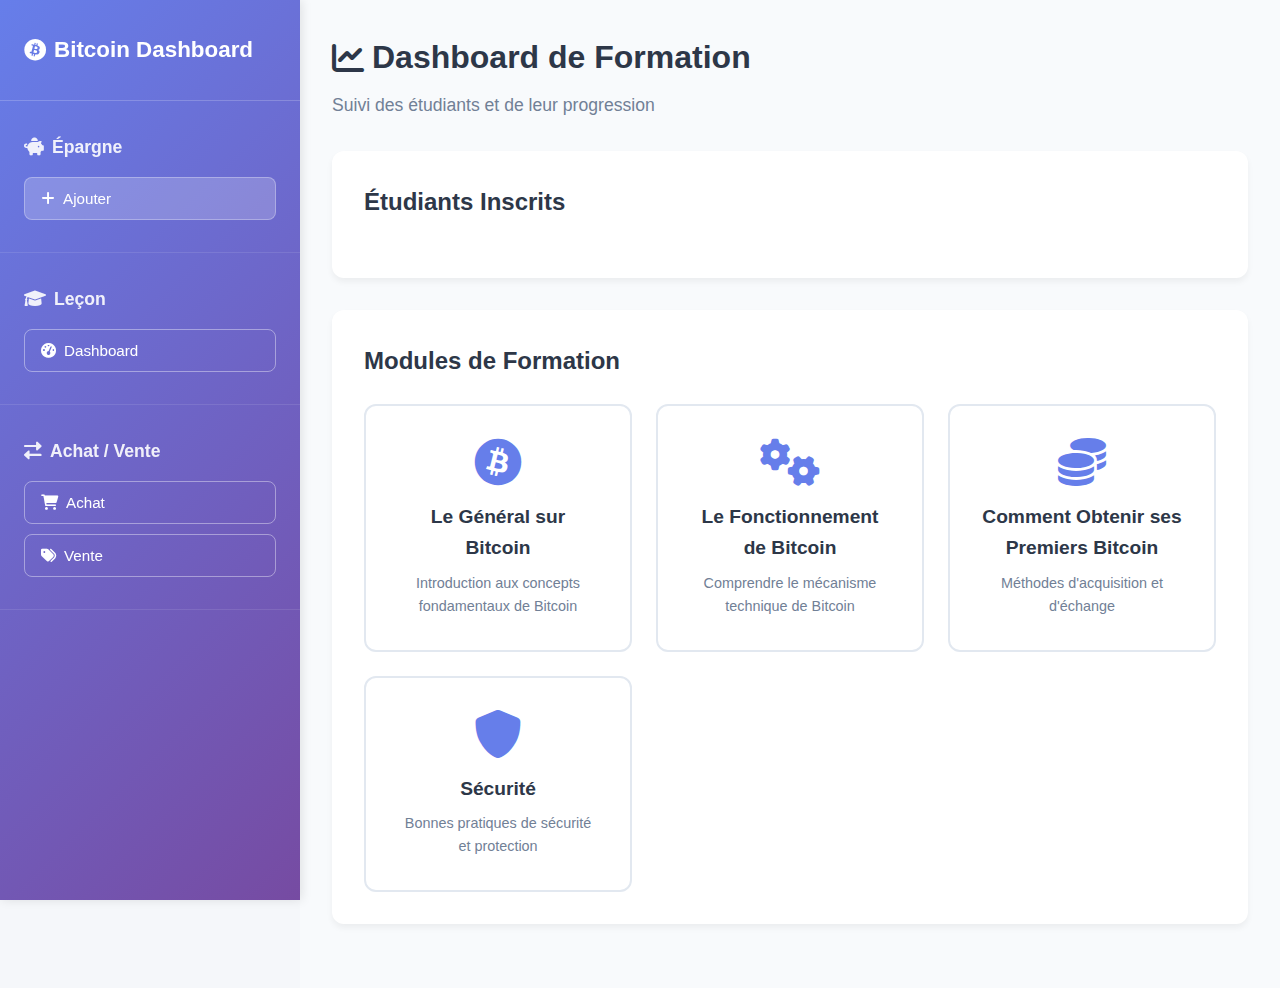
<file: dashbord.html>
<!DOCTYPE html>
<html lang="fr">
<head>
    <meta charset="UTF-8">
    <meta name="viewport" content="width=device-width, initial-scale=1.0">
    <title>Tableau de Bord Formation Bitcoin</title>
    <link rel="stylesheet" href="dashbord.css">
    <link href="https://cdnjs.cloudflare.com/ajax/libs/font-awesome/6.0.0/css/all.min.css" rel="stylesheet">
</head>
<body>
    <div class="container">
        <!-- Sidebar -->
        <aside class="sidebar">
            <div class="sidebar-header">
                <h2><i class="fab fa-bitcoin"></i> Bitcoin Dashboard</h2>
            </div>
            
            <!-- Section Épargne -->
            <div class="sidebar-section">
                <h3><i class="fas fa-piggy-bank"></i> Épargne</h3>
                <button class="btn-primary" id="btn-ajouter">
                    <i class="fas fa-plus"></i> Ajouter
                </button>
            </div>
            
            <!-- Section Leçon -->
            <div class="sidebar-section">
                <h3><i class="fas fa-graduation-cap"></i> Leçon</h3>
                <button class="btn-secondary" id="btn-dashboard">
                    <i class="fas fa-tachometer-alt"></i> Dashboard
                </button>
            </div>

            <!-- Section Achat / Vente -->
            <div class="sidebar-section">
                <h3><i class="fas fa-exchange-alt"></i> Achat / Vente</h3>
                <button class="btn-secondary" id="btn-achat">
                    <i class="fas fa-shopping-cart"></i> Achat
                </button>
                <button class="btn-secondary" id="btn-vente" style="margin-top: 10px;">
                    <i class="fas fa-tags"></i> Vente
                </button>
            </div>


        </aside>

        <!-- Contenu principal -->
        <main class="main-content">
            <!-- Vue Dashboard (par défaut) -->
            <div id="dashboard-view" class="view active">
                <div class="page-header">
                    <h1><i class="fas fa-chart-line"></i> Dashboard de Formation</h1>
                    <p>Suivi des étudiants et de leur progression</p>
                </div>
                
                <!-- Liste des étudiants -->
                <div class="students-section">
                    <h2>Étudiants Inscrits</h2>
                    <div id="students-list" class="students-grid">
                        <!-- Les étudiants seront ajoutés dynamiquement -->
                    </div>
                </div>
                
                <!-- Modules de formation -->
                <div class="modules-section">
                    <h2>Modules de Formation</h2>
                    <div class="modules-grid">
                        <div class="module-card">
                            <i class="fab fa-bitcoin module-icon"></i>
                            <h3>Le Général sur Bitcoin</h3>
                            <p>Introduction aux concepts fondamentaux de Bitcoin</p>
                        </div>
                        <div class="module-card">
                            <i class="fas fa-cogs module-icon"></i>
                            <h3>Le Fonctionnement de Bitcoin</h3>
                            <p>Comprendre le mécanisme technique de Bitcoin</p>
                        </div>
                        <div class="module-card">
                            <i class="fas fa-coins module-icon"></i>
                            <h3>Comment Obtenir ses Premiers Bitcoin</h3>
                            <p>Méthodes d'acquisition et d'échange</p>
                        </div>
                        <div class="module-card">
                            <i class="fas fa-shield-alt module-icon"></i>
                            <h3>Sécurité</h3>
                            <p>Bonnes pratiques de sécurité et protection</p>
                        </div>
                    </div>
                </div>
            </div>

            <!-- Vue Ajouter Étudiant -->
            <div id="add-student-view" class="view">
                <div class="page-header">
                    <h1><i class="fas fa-user-plus"></i> Ajouter un compte Epargne</h1>
                    <p>"Inscription d'un épargnant au programme d'épargne"</p>
                </div>
                
                <form id="student-form" class="student-form">
                    <div class="form-group">
                        <label for="nom">
                            <i class="fas fa-user"></i> Nom *
                        </label>
                        <input type="text" id="nom" name="nom" required>
                    </div>
                    
                    <div class="form-group">
                        <label for="prenom">
                            <i class="fas fa-user"></i> Prénom *
                        </label>
                        <input type="text" id="prenom" name="prenom" required>
                    </div>
                    
                    <div class="form-group">
                        <label for="email">
                            <i class="fas fa-envelope"></i> Email *
                        </label>
                        <input type="email" id="email" name="email" required>
                    </div>
                    
                    <div class="form-group">
                        <label for="telephone">
                            <i class="fas fa-phone"></i> Numéro de Téléphone *
                        </label>
                        <input type="tel" id="telephone" name="telephone" required>
                    </div>
                    
                    <div class="form-group">
                        <label for="wallet">
                            <i class="fas fa-wallet"></i> Wallet Lightning *
                        </label>
                        <select id="wallet" name="wallet" required>
                            <option value="">Choisir un wallet...</option>
                            <option value="wallet-of-satoshi">Wallet of Satoshi</option>
                            <option value="blink">Blink</option>
                            <option value="phoenix">Phoenix</option>
                            <option value="breez">Breez Wallet</option>
                            <option value="electrum">Electrum</option>
                        </select>
                    </div>
                    
                    <div class="form-group">
                        <label for="plan-epargne">
                            <i class="fas fa-piggy-bank"></i> Plan d'Épargne *
                        </label>
                        <select id="plan-epargne" name="plan-epargne" required>
                            <option value="">Choisir un plan...</option>
                            <option value="plan-1">Plan d'Épargne 1</option>
                            <option value="plan-2">Plan d'Épargne 2</option>
                            <option value="plan-3">Plan d'Épargne 3</option>
                        </select>
                    </div>
                    
                    <div class="form-actions">
                        <button type="button" class="btn-cancel" id="btn-cancel">
                            <i class="fas fa-times"></i> Annuler
                        </button>
                        <button type="submit" class="btn-submit">
                            <i class="fas fa-check"></i> Valider
                        </button>
                    </div>
                </form>
            </div>

            <!-- Vue Transactions Achat -->
            <div id="achat-view" class="view">
                <div class="page-header">
                    <h1><i class="fas fa-shopping-cart"></i> Transactions d'Achat</h1>
                    <p>Liste des demandes d'achat de Bitcoin</p>
                </div>
                
                <div class="transactions-section">
                    <div class="transactions-header">
                        <h2>Demandes d'Achat Bitcoin</h2>
                        <div class="stats">
                            <span class="stat-badge">Total: <span id="achat-count">0</span></span>
                        </div>
                    </div>
                    <div class="table-container">
                        <table id="achat-table" class="transactions-table">
                            <thead>
                                <tr>
                                    <th>Date</th>
                                    <th>Pays</th>
                                    <th>Nom</th>
                                    <th>Prénom</th>
                                    <th>Email</th>
                                    <th>Réseau</th>
                                    <th>Montant XOF</th>
                                    <th>Montant Sats</th>
                                    <th>Adresse Lightning</th>
                                    <th>ID Dépôt</th>
                                </tr>
                            </thead>
                            <tbody>
                                <!-- Les données d'achat seront ajoutées dynamiquement -->
                            </tbody>
                        </table>
                        <div id="achat-empty" class="empty-state" style="display: none;">
                            <i class="fas fa-shopping-cart"></i>
                            <h3>Aucune transaction d'achat</h3>
                            <p>Les transactions d'achat apparaîtront ici lorsque des utilisateurs rempliront le formulaire d'achat.</p>
                        </div>
                    </div>
                </div>
            </div>

            <!-- Vue Transactions Vente -->
            <div id="vente-view" class="view">
                <div class="page-header">
                    <h1><i class="fas fa-tags"></i> Transactions de Vente</h1>
                    <p>Liste des demandes de vente de Bitcoin</p>
                </div>
                
                <div class="transactions-section">
                    <div class="transactions-header">
                        <h2>Demandes de Vente Bitcoin</h2>
                        <div class="stats">
                            <span class="stat-badge">Total: <span id="vente-count">0</span></span>
                        </div>
                    </div>
                    <div class="table-container">
                        <table id="vente-table" class="transactions-table">
                            <thead>
                                <tr>
                                    <th>Date</th>
                                    <th>Pays</th>
                                    <th>Nom</th>
                                    <th>Prénom</th>
                                    <th>Email</th>
                                    <th>Réseau</th>
                                    <th>Montant Sats</th>
                                    <th>Montant XOF</th>
                                    <th>Numéro Réception</th>
                                </tr>
                            </thead>
                            <tbody>
                                <!-- Les données de vente seront ajoutées dynamiquement -->
                            </tbody>
                        </table>
                        <div id="vente-empty" class="empty-state" style="display: none;">
                            <i class="fas fa-tags"></i>
                            <h3>Aucune transaction de vente</h3>
                            <p>Les transactions de vente apparaîtront ici lorsque des utilisateurs rempliront le formulaire de vente.</p>
                        </div>
                    </div>
                </div>
            </div>
        </main>
    </div>

    <!-- Modal de progression -->
    <div id="progress-modal" class="modal">
        <div class="modal-content">
            <div class="modal-header">
                <h3 id="modal-title">Progression de l'Étudiant</h3>
                <button class="btn-close" id="btn-close-modal">
                    <i class="fas fa-times"></i>
                </button>
            </div>
            <div class="modal-body">
                <div id="progress-content">
                    <!-- Contenu de progression sera ajouté dynamiquement -->
                </div>
            </div>
        </div>
    </div>

    <!-- Toast pour les notifications -->
    <div id="toast" class="toast">
        <div class="toast-content">
            <i class="toast-icon"></i>
            <span class="toast-message"></span>
        </div>
    </div>

    <script src="dashbord.js"></script>
</body>
</html>
</file>
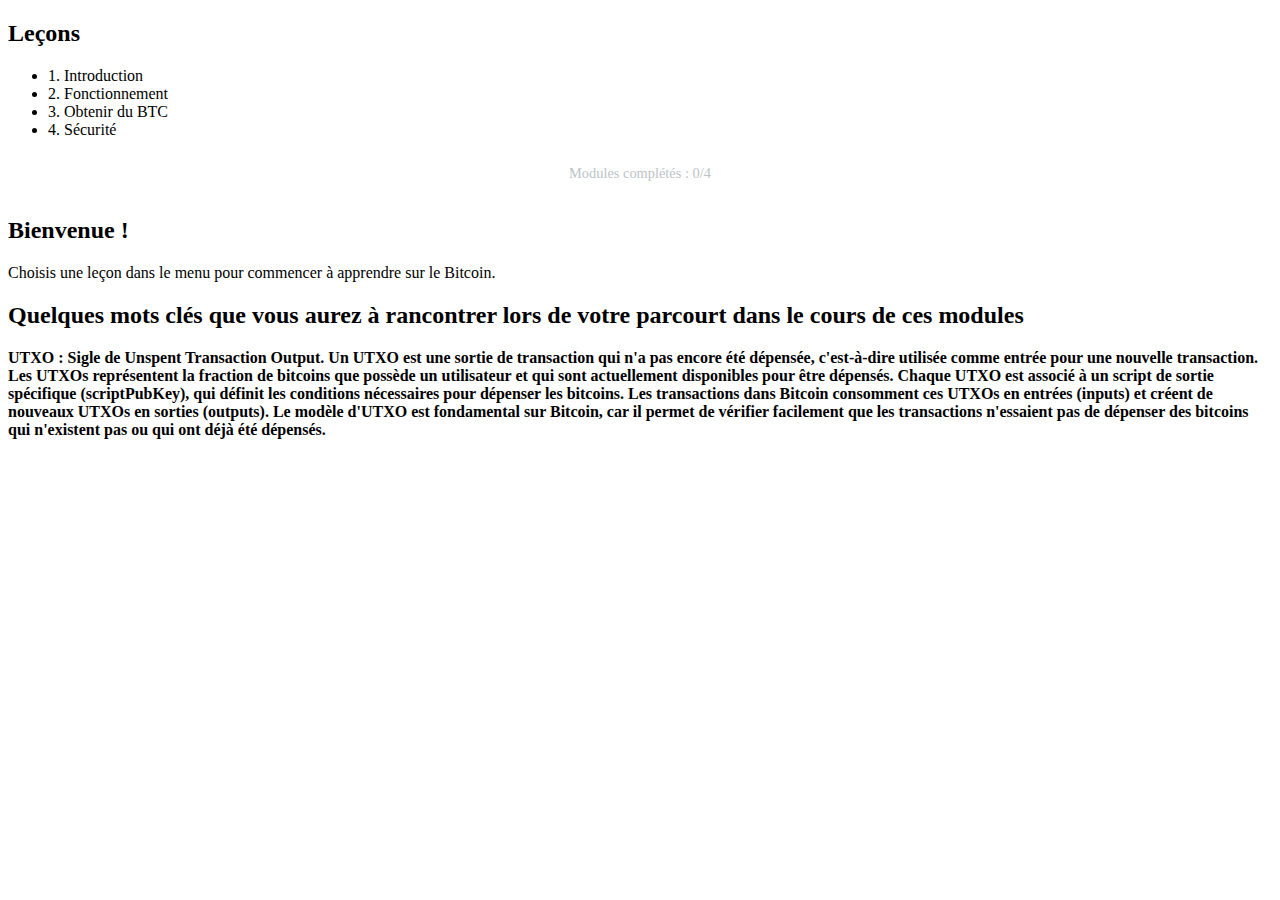
<file: education.html>
<!DOCTYPE html>
<html lang="fr">
<head>
  <meta charset="UTF-8" />
  <meta name="viewport" content="width=device-width, initial-scale=1.0"/>
  <title>Apprendre le Bitcoin</title>
  <link rel="stylesheet" href="education.css"/>
</head>
<body>
  <div class="container">
    <aside class="menu">
      <h2>Leçons</h2>
      <ul>
        <li onclick="loadContent(1)">1. Introduction</li>
        <li onclick="loadContent(2)">2. Fonctionnement</li>
        <li onclick="loadContent(3)">3. Obtenir du BTC</li>
        <li onclick="loadContent(4)">4. Sécurité</li>
      </ul>
    </aside>

    <main class="content" id="content">
      <div id="progress" class="progress-bar">Modules complétés : 0/4</div>
      <h2>Bienvenue !</h2>
      <p>Choisis une leçon dans le menu pour commencer à apprendre sur le Bitcoin.</p>
      <h2>Quelques mots clés que vous aurez à rancontrer lors de votre parcourt dans le cours de ces modules</h2>
      <p><strong>UTXO : Sigle de Unspent Transaction Output. Un UTXO est une sortie de transaction qui n'a pas encore été dépensée, c'est-à-dire utilisée comme entrée pour une nouvelle transaction. Les UTXOs représentent la fraction de bitcoins que possède un utilisateur et qui sont actuellement disponibles pour être dépensés. Chaque UTXO est associé à un script de sortie spécifique (scriptPubKey), qui définit les conditions nécessaires pour dépenser les bitcoins. Les transactions dans Bitcoin consomment ces UTXOs en entrées (inputs) et créent de nouveaux UTXOs en sorties (outputs). Le modèle d'UTXO est fondamental sur Bitcoin, car il permet de vérifier facilement que les transactions n'essaient pas de dépenser des bitcoins qui n'existent pas ou qui ont déjà été dépensés.</strong></p>

    </main>
  </div>

  <script src="education.js"></script>
</body>
</html>
</file>
<file: Bitnob.css>
* {
    margin: 0;
    padding: 0;
    box-sizing: border-box;
}

body {
    font-family: Arial, sans-serif;
    background-color: #1a2a44;
    color: #fff;
}

h1, p {
  font-family: cursive;
}


strong {
    font-size: 20px;
}

p {
    color: #565d66;
}

/* Navbar */
.navbar {
    position: fixed;
    top: 0;
    background-color: #000000;
    width: 100%;
    padding: 10px 20px;
    display: flex;
    justify-content: space-between;
    align-items: center;
    z-index: 1000;
    transition: background-color 0.3s ease;
}

.navbar.scrolled {
    background-color: #0d1a2e;
}

.logo {
    font-size: 24px;
    font-weight: bold;
    display: flex;
    align-items: center;
}

.logo span {
    color: #f1c40f;
}

/* Hamburger Menu */
.hamburger {
    display: none;
    flex-direction: column;
    cursor: pointer;
}

.hamburger span {
    width: 25px;
    height: 3px;
    background-color: #fff;
    margin: 2px 0;
    transition: all 0.3s ease;
}

.hamburger.active span:nth-child(1) {
    transform: rotate(45deg) translate(5px, 5px);
}

.hamburger.active span:nth-child(2) {
    opacity: 0;
}

.hamburger.active span:nth-child(3) {
    transform: rotate(-45deg) translate(7px, -7px);
}

/* Nav Links */
.nav-links {
    display: flex;
    align-items: center;
    font-family: serif;
}

.nav-links a {
    color: #fff;
    text-decoration: none;
    margin: 0 15px;
    font-size: 16px;
    position: relative;
    transition: color 0.3s ease;
}

.nav-links a::after {
    content: '';
    position: absolute;
    width: 0;
    height: 2px;
    bottom: -5px;
    left: 0;
    background-color: #f1c40f;
    transition: width 0.3s ease;
}

.nav-links a:hover::after {
    width: 100%;
}

.nav-links .contact,
.nav-links .invest {
    color: #fff;
}

button {
    padding: 10px 20px;
    background-color: #f1c40f;
    border: none;
    color: #1a2a44;
    font-weight: bold;
    border-radius: 5px;
    cursor: pointer;
}

.convert{
margin-right: 50px;


}

/* Conteneur principal */
.container {
    display: flex;
    align-items: center;
    justify-content: space-between;
    max-width: 1200px;
    margin: 80px auto 0; /* Adjusted for fixed navbar */
    padding: 40px;
    min-height: calc(100vh - 80px);
    flex-direction: row;
}

.text-section {
    flex: 1;
    max-width: 600px;
    padding-right: 40px;
}

h1 {
    font-size: 3rem;
    margin-bottom: 20px;
    line-height: 1.2;
    background: linear-gradient(90deg, #ffffff, #f1c40f);
    -webkit-background-clip: text;
    background-clip: text;
    color: transparent;
}

h1 span {
    display: block;
    font-size: 2.5rem;
}

p {
    font-size: 1.2rem;
    margin-bottom: 40px;
    opacity: 0.9;
    line-height: 1.6;
    color: white; /* Override for visibility */
}

.image-section {
    flex: 1;
    display: flex;
    justify-content: center;
    align-items: center;
    position: relative;
}

.bitcoin-image {
    width: 400px;
    height: auto;
    animation: rotate 20s linear infinite;
    border-radius: 15px;
    filter: drop-shadow(0 0 30px rgba(241, 196, 15, 0.3));
}

@keyframes rotate {
    from {
        transform: rotate(0deg);
    }
    to {
        transform: rotate(360deg);
    }
}

/* Liquid Section */
.liquid-section {
    max-width: 1200px;
    margin: 0 auto;
    padding: 40px 20px;
}

.section-header {
    text-align: center;
    margin-bottom: 60px;
}

.section-header h1 {
    font-size: 3rem;
    color: #f1c40f;
    margin-bottom: 15px;
    font-weight: 700;
}

/* Cards Grid */
.cards-grid {
    display: grid;
    grid-template-columns: repeat(auto-fit, minmax(300px, 1fr));
    gap: 30px;
    margin-bottom: 40px;
    padding: 0 20px;
}

.card {
    background: linear-gradient(145deg, #696666, #444242);
    border-radius: 12px;
    padding: 30px;
    box-shadow: 0 8px 30px rgba(0, 0, 0, 0.2);
    transition: transform 0.3s ease;
    position: relative;
    overflow: hidden;
    border: 1px solid rgba(255, 149, 0, 0.1);
}

#epargne {
    width: 100%;
    margin-left: 0;
}

.card:hover {
    transform: scale(1.05);
    box-shadow: 0 15px 40px rgba(255, 149, 0, 0.2);
}

.card-logo {
    width: 100%;
    height: auto;
    margin-bottom: 20px;
    display: flex;
    justify-content: center;
    align-items: center;
    border-radius: 8px;
    padding: 10px;
}

.card-logo img {
    max-width: 100%;
    max-height: 100%;
    border-radius: 15px;
}

.card h3 {
    font-size: 1.5rem;
    margin-bottom: 15px;
    color: #f1c40f;
}

.card p {
    margin-bottom: 20px;
    opacity: 0.8;
   
}

.read-more {
    color: #f1c40f;
    text-decoration: none;
    font-weight: 600;
    position: relative;
    padding-bottom: 5px;
}

.read-more:hover {
    text-decoration: underline;
}

/* FAQs */
h2#faqs {
    color: #fff;
    text-align: center;
    margin: 40px 0 30px;
}

.faq-item {
    background-color: white;
    border-radius: 8px;
    margin-bottom: 10px;
    margin-left: auto;
    margin-right: auto;
    text-align: center;
    box-shadow: 0 2px 5px rgba(0, 0, 0, 0.1);
    overflow: hidden;
    width: 80%;
    max-width: 600px;
}

.faq-question {
    padding: 15px 20px;
    font-size: 18px;
    font-weight: bold;
    cursor: pointer;
    display: flex;
    justify-content: space-between;
    align-items: center;
    background-color: #eed367;
    color: black;
}

.faq-question::after {
    content: "+";
    font-size: 24px;
}

.faq-question.active::after {
    content: "-";
}

.faq-answer {
    padding: 0;
    max-height: 0;
    overflow: hidden;
    transition: max-height 0.3s ease-out, padding 0.3s ease;
    color: black;
}

.faq-answer.show {
    padding: 15px 20px;
    max-height: 300px;
}

/* Footer Section */
entête{
 
    text-align: center;
    padding: 20px;
    font-size: 1.2em;
}

main {
    display: flex;
    justify-content: center;
    padding: 20px;
}

.content {
    display: flex;
    max-width: 1200px;
    width: 100%;
}

.flash-section {
    flex: 2;
    padding: 20px;
}

.flash-section h2 {
    font-size: 1.5em;
    margin-top: 0;
}

.flash-icon {
    font-size: 1.2em;
    vertical-align: middle;
}

.links {
    flex: 1;
    padding: 20px;
    display: flex;
    gap: 20px;
}

.column {
    flex: 1;
}

.column h3 {
    font-size: 1.3em;
    margin-bottom: 10px;
    color: white;
}

.column ul {
    list-style: none;
    padding: 0;
}

.column ul li {
    margin-bottom: 10px;
}

.column ul li a {
    color: #ffffff;
    text-decoration: none;
}

.column ul li a:hover {
    text-decoration: underline; /* Soulignement au survol */
}

footer {
   
    text-align: center;
    padding: 10px;
    font-size: 0.9em;
    bottom: 0;
    width: 100%;
}

footer a {
    color: #ffffff;
    text-decoration: none;
}

footer a:hover {
    text-decoration: underline; /* Soulignement au survol pour les liens du footer */
}

/* Mobile Responsive */
@media (max-width: 768px) {
    /* Navbar */
    .navbar {
        padding: 10px;
    }

    .logo {
        margin-left: 10px;
        font-size: 20px;
    }

   .hamburger {
  display: flex; /* à activer en media query */
  flex-direction: column;
  cursor: pointer;
}


    .nav-links {
        position: fixed;
        top: 0;
        right: -100%;
        height: 100vh;
        width: 250px;
        background-color: #0d1a2e;
        flex-direction: column;
        justify-content: flex-start;
        padding-top: 80px;
        transition: right 0.3s ease;
        z-index: 999;
    }

    .nav-links.active {
        right: 0;
    }

    .nav-links a, .nav-links button {
        margin: 15px 20px;
        font-size: 18px;
        width: fit-content;
    }

    .nav-links button {
        width: 100%;
        text-align: center;
    }

    .contact {
        margin-left: 0;
    }

    /* Container */
    .container {
        flex-direction: column;
        padding: 20px;
        margin-top: 60px;
        min-height: auto;
    }

    .text-section {
        padding-right: 0;
        margin-bottom: 20px;
        text-align: center;
    }

    .image-section {
        margin: 20px 0;
    }

    h1 {
        font-size: 2rem;
    }

    h1 span {
        font-size: 1.5rem;
    }

    .bitcoin-image {
        width: 200px;
    }

    /* Liquid Section */
    .liquid-section {
        padding: 20px;
    }

    .section-header h1 {
        font-size: 2rem;
    }

    .cards-grid {
        grid-template-columns: 1fr;
        padding: 0;
    }

    .card {
        margin: 0 auto;
        width: 90%;
    }

    /* FAQs */
    .faq-item {
        width: 90%;
    }

    .faq-question {
        font-size: 16px;
        padding: 10px 15px;
    }

    .faq-answer.show {
        padding: 10px 15px;
    }

    /* Footer */
    .content {
        flex-direction: column;
        padding: 10px;
    }

    .flash-section, .links {
        padding: 10px;
    }

    .links {
        flex-direction: column;
        gap: 10px;
    }

    .column h3 {
        font-size: 1.1em;
    }
}

@media (max-width: 480px) {
    h1 {
        font-size: 1.8rem;
    }

    h1 span {
        font-size: 1.3rem;
    }

    p {
        font-size: 1rem;
    }

    .bitcoin-image {
        width: 150px;
    }

    .card {
        padding: 20px;
    }

    .card h3 {
        font-size: 1.3rem;
    }

    .card p {
        font-size: 0.9rem;
    }
}
</file>
<file: achat.css>
* {
    margin: 0;
    padding: 0;
    box-sizing: border-box;
}

body {
    font-family: 'Arial', sans-serif;
    background-color: #fff;
    color: #000;
    line-height: 1.6;
}

.page {
    min-height: 100vh;
    padding: 20px;
}

.hero-section, .lightning-section {
    display: flex;
    align-items: center;
    max-width: 1200px;
    margin: 0 auto;
    padding: 60px 0;
    gap: 50px;
}

.text-content {
    flex: 1;
}

.bitcoin-image img {
    width: 200%;
    height: auto;
    display: block;
    margin: 0 auto;
    transition: transform 0.3s ease;
}


.bitcoin-image img {
    max-width: 100%;
    height: auto;
}

.bitcoin-image img:hover {
    transform: scale(1.05);
}


.hero-section {
    background-color: #D9FAFA;
    border-radius: 0;
    padding: 60px 20px !important;
    max-width: 100%;
    width: 100%;
}

.main-title {
    color: #ff6600;
    font-size: 2.5rem;
    margin-bottom: 20px;
    font-weight: bold;
}

.subtitle {
    color: #000;
    font-size: 1.1rem;
    margin-bottom: 30px;
}

.lightning-title {
    color: #ff6600;
    font-size: 2rem;
    margin-bottom: 20px;
}

.lightning-description {
    color: #000;
    font-size: 1.1rem;
    margin-bottom: 30px;
}

.buttons-container {
    display: flex;
    gap: 20px;
    flex-wrap: wrap;
}

.action-btn {
    background-color: #ff6600;
    color: #fff;
    border: none;
    padding: 15px 30px;
    font-size: 1.2rem;
    font-weight: bold;
    border-radius: 25px;
    cursor: pointer;
    transition: all 0.3s ease;
    min-width: 150px;
}

.action-btn:hover {
    background-color: #e55a00;
    color: #fff;
    transform: translateY(-2px);
    box-shadow: 0 5px 15px rgba(255, 102, 0, 0.4);
}

/* Modal Styles */
.modal {
    display: none;
    position: fixed;
    z-index: 1000;
    left: 0;
    top: 0;
    width: 100%;
    height: 100%;
    background-color: rgba(0, 0, 0, 0.8);
}

.modal-content {
    background-color: #fff;
    margin: 5% auto;
    padding: 30px;
    border-radius: 15px;
    width: 90%;
    max-width: 600px;
    max-height: 90vh;
    overflow-y: auto;
    position: relative;
    border: 2px solid #ddd;
}

.close {
    color: #aaa;
    float: right;
    font-size: 28px;
    font-weight: bold;
    cursor: pointer;
    position: absolute;
    right: 20px;
    top: 15px;
}

.close:hover {
    color: #ff6600;
}

.step {
    display: none;
}

.step.active {
    display: block;
}

.step h3 {
    color: #ff6600;
    margin-bottom: 20px;
    font-size: 1.8rem;
}

.form-group {
    margin-bottom: 20px;
}

.form-group label {
    display: block;
    margin-bottom: 5px;
    color: #000;
    font-weight: bold;
}

.form-group input,
.form-group select {
    width: 100%;
    padding: 12px;
    border: 2px solid #ddd;
    border-radius: 8px;
    background-color: #fff;
    color: #000;
    font-size: 1rem;
}

.form-group input:focus,
.form-group select:focus {
    border-color: #ff6600;
    outline: none;
}

.form-group input[readonly] {
    background-color: #f5f5f5;
    cursor: not-allowed;
}

.form-buttons {
    display: flex;
    gap: 15px;
    margin-top: 30px;
    justify-content: flex-end;
}

.btn-primary {
    background-color: #ff6600;
    color: #fff;
    border: none;
    padding: 12px 25px;
    border-radius: 8px;
    font-weight: bold;
    cursor: pointer;
    transition: all 0.3s ease;
}

.btn-primary:hover {
    background-color: #e55a00;
    color: #fff;
}

.btn-secondary {
    background-color: #f5f5f5;
    color: #000;
    border: 2px solid #ddd;
    padding: 12px 25px;
    border-radius: 8px;
    font-weight: bold;
    cursor: pointer;
    transition: all 0.3s ease;
}

.btn-secondary:hover {
    background-color: #e0e0e0;
    border-color: #ccc;
}

.deposit-info {
    background-color: #f9f9f9;
    padding: 20px;
    border-radius: 10px;
    margin: 20px 0;
    border-left: 4px solid #ff6600;
}

.deposit-info p {
    margin-bottom: 10px;
    font-size: 1.1rem;
    color: #000;
}

.deposit-info strong {
    color: #ff6600;
}

.success-message {
    background-color: #e8f5e8;
    color: #2e7d2e;
    padding: 20px;
    border-radius: 10px;
    text-align: center;
    margin-top: 20px;
    border: 2px solid #4caf50;
}

/* Responsive Design */
@media (max-width: 768px) {
    .hero-section, .lightning-section {
        flex-direction: column;
        text-align: center;
        padding: 40px 0;
    }

    .main-title {
        font-size: 2rem;
    }

    .lightning-title {
        font-size: 1.5rem;
    }

    .buttons-container {
        justify-content: center;
    }

    .modal-content {
        width: 95%;
        margin: 10% auto;
        padding: 20px;
    }

    .form-buttons {
        flex-direction: column;
    }

    .btn-primary, .btn-secondary {
        width: 100%;
    }
}

/* Footer Section */
entête{
 
    text-align: center;
    padding: 20px;
    font-size: 1.2em;
}

main {
    display: flex;
    justify-content: center;
    padding: 20px;
}

.content {
    display: flex;
    max-width: 1200px;
    width: 100%;
}

.flash-section {
    flex: 2;
    padding: 20px;
}

.flash-section h2 {
    font-size: 1.5em;
    margin-top: 0;
}

.flash-icon {
    font-size: 1.2em;
    vertical-align: middle;
}

.links {
    flex: 1;
    padding: 20px;
    display: flex;
    gap: 20px;
}

.column {
    flex: 1;
}

.column h3 {
    font-size: 1.3em;
    margin-bottom: 10px;
    color: rgb(0, 0, 0);
}

.column ul {
    list-style: none;
    padding: 0;
}

.column ul li {
    margin-bottom: 10px;
}

.column ul li a {
    color: #000000;
    text-decoration: none;
}

.column ul li a:hover {
    text-decoration: underline; /* Soulignement au survol */
}

footer {
   
    text-align: center;
    padding: 10px;
    font-size: 0.9em;
    bottom: 0;
    width: 100%;
}

footer a {
    color: #000000;
    text-decoration: none;
}

footer a:hover {
    text-decoration: underline; /* Soulignement au survol pour les liens du footer */
}

/* Scroll animations */
body.scrolled .hero-section {
    transform: translateY(-20px);
    transition: transform 0.3s ease;
}

body.scrolled .action-btn {
    background-color: #ff6600;
    color: #fff;
}
</file>
<file: dashbord.css>
* {
    margin: 0;
    padding: 0;
    box-sizing: border-box;
}

body {
    font-family: 'Segoe UI', Tahoma, Geneva, Verdana, sans-serif;
    background-color: #f5f7fa;
    color: #333;
    line-height: 1.6;
}

.container {
    display: flex;
    min-height: 100vh;
}

/* Sidebar Styles */
.sidebar {
    width: 300px;
    background: linear-gradient(135deg, #667eea 0%, #764ba2 100%);
    color: white;
    padding: 0;
    box-shadow: 2px 0 10px rgba(0, 0, 0, 0.1);
    position: fixed;
    height: 100vh;
    overflow-y: auto;
}

.sidebar-header {
    padding: 2rem 1.5rem;
    border-bottom: 1px solid rgba(255, 255, 255, 0.2);
}

.sidebar-header h2 {
    font-size: 1.4rem;
    font-weight: 600;
    display: flex;
    align-items: center;
    gap: 0.5rem;
}

.sidebar-section {
    padding: 2rem 1.5rem;
    border-bottom: 1px solid rgba(255, 255, 255, 0.1);
}

.sidebar-section h3 {
    font-size: 1.1rem;
    margin-bottom: 1rem;
    display: flex;
    align-items: center;
    gap: 0.5rem;
    opacity: 0.9;
}

.btn-primary, .btn-secondary {
    width: 100%;
    padding: 0.75rem 1rem;
    border: none;
    border-radius: 8px;
    font-size: 0.95rem;
    font-weight: 500;
    cursor: pointer;
    transition: all 0.3s ease;
    display: flex;
    align-items: center;
    gap: 0.5rem;
}

.btn-primary {
    background-color: rgba(255, 255, 255, 0.2);
    color: white;
    border: 1px solid rgba(255, 255, 255, 0.3);
}

.btn-primary:hover {
    background-color: rgba(255, 255, 255, 0.3);
    transform: translateY(-2px);
}

.btn-secondary {
    background-color: transparent;
    color: white;
    border: 1px solid rgba(255, 255, 255, 0.4);
}

.btn-secondary:hover {
    background-color: rgba(255, 255, 255, 0.1);
    transform: translateY(-2px);
}

/* Main Content */
.main-content {
    flex: 1;
    margin-left: 300px;
    padding: 2rem;
    background-color: #f8fafc;
}

.view {
    display: none;
}

.view.active {
    display: block;
}

.page-header {
    margin-bottom: 2rem;
}

.page-header h1 {
    font-size: 2rem;
    color: #2d3748;
    margin-bottom: 0.5rem;
    display: flex;
    align-items: center;
    gap: 0.5rem;
}

.page-header p {
    color: #718096;
    font-size: 1.1rem;
}

/* Students Section */
.students-section, .modules-section, .transactions-section {
    background: white;
    border-radius: 12px;
    padding: 2rem;
    margin-bottom: 2rem;
    box-shadow: 0 4px 6px rgba(0, 0, 0, 0.05);
}

.students-section h2, .modules-section h2 {
    font-size: 1.5rem;
    color: #2d3748;
    margin-bottom: 1.5rem;
}

.students-grid {
    display: grid;
    grid-template-columns: repeat(auto-fill, minmax(300px, 1fr));
    gap: 1.5rem;
}

.student-card {
    background: #f7fafc;
    border: 1px solid #e2e8f0;
    border-radius: 10px;
    padding: 1.5rem;
    transition: all 0.3s ease;
    cursor: pointer;
}

.student-card:hover {
    transform: translateY(-4px);
    box-shadow: 0 8px 25px rgba(0, 0, 0, 0.1);
    border-color: #667eea;
}

.student-info h3 {
    color: #2d3748;
    font-size: 1.2rem;
    margin-bottom: 0.5rem;
}

.student-info p {
    color: #718096;
    margin-bottom: 0.25rem;
    display: flex;
    align-items: center;
    gap: 0.5rem;
}

.wallet-badge {
    display: inline-block;
    background: linear-gradient(135deg, #667eea, #764ba2);
    color: white;
    padding: 0.25rem 0.75rem;
    border-radius: 20px;
    font-size: 0.8rem;
    margin-top: 0.5rem;
    margin-right: 0.5rem;
}

.plan-badge {
    display: inline-block;
    background: linear-gradient(135deg, #48bb78, #38a169);
    color: white;
    padding: 0.25rem 0.75rem;
    border-radius: 20px;
    font-size: 0.8rem;
    margin-top: 0.5rem;
}

.progress-bar {
    margin-top: 1rem;
}

.progress-label {
    display: flex;
    justify-content: space-between;
    margin-bottom: 0.5rem;
    font-size: 0.9rem;
    color: #4a5568;
}

.progress-track {
    background-color: #e2e8f0;
    border-radius: 10px;
    height: 8px;
    overflow: hidden;
}

.progress-fill {
    background: linear-gradient(90deg, #48bb78, #38a169);
    height: 100%;
    border-radius: 10px;
    transition: width 0.3s ease;
}

/* Modules Grid */
.modules-grid {
    display: grid;
    grid-template-columns: repeat(auto-fit, minmax(250px, 1fr));
    gap: 1.5rem;
}

.module-card {
    background: white;
    border: 2px solid #e2e8f0;
    border-radius: 12px;
    padding: 2rem;
    text-align: center;
    transition: all 0.3s ease;
}

.module-card:hover {
    border-color: #667eea;
    transform: translateY(-4px);
    box-shadow: 0 10px 30px rgba(102, 126, 234, 0.1);
}

.module-icon {
    font-size: 3rem;
    color: #667eea;
    margin-bottom: 1rem;
}

.module-card h3 {
    font-size: 1.2rem;
    color: #2d3748;
    margin-bottom: 0.5rem;
}

.module-card p {
    color: #718096;
    font-size: 0.9rem;
}

/* Transactions Styles */
.transactions-header {
    display: flex;
    justify-content: space-between;
    align-items: center;
    margin-bottom: 1.5rem;
}

.transactions-header h2 {
    font-size: 1.5rem;
    color: #2d3748;
    margin: 0;
}

.stats {
    display: flex;
    gap: 1rem;
}

.stat-badge {
    background: linear-gradient(135deg, #667eea, #764ba2);
    color: white;
    padding: 0.5rem 1rem;
    border-radius: 20px;
    font-size: 0.9rem;
    font-weight: 500;
}

.table-container {
    overflow-x: auto;
    border-radius: 8px;
    border: 1px solid #e2e8f0;
}

.transactions-table {
    width: 100%;
    border-collapse: collapse;
    background: white;
}

.transactions-table th {
    background: linear-gradient(135deg, #667eea, #764ba2);
    color: white;
    padding: 1rem;
    text-align: left;
    font-weight: 600;
    font-size: 0.9rem;
    white-space: nowrap;
}

.transactions-table td {
    padding: 1rem;
    border-bottom: 1px solid #e2e8f0;
    color: #2d3748;
    font-size: 0.9rem;
    max-width: 150px;
    overflow: hidden;
    text-overflow: ellipsis;
    white-space: nowrap;
}

.transactions-table tbody tr:hover {
    background-color: #f7fafc;
}

.transactions-table tbody tr:last-child td {
    border-bottom: none;
}

.amount-cell {
    font-weight: 600;
    color: #48bb78;
}

.network-badge {
    background: #edf2f7;
    color: #4a5568;
    padding: 0.25rem 0.5rem;
    border-radius: 15px;
    font-size: 0.8rem;
    font-weight: 500;
}

.empty-state {
    text-align: center;
    padding: 3rem 2rem;
    color: #718096;
}

.empty-state i {
    font-size: 4rem;
    margin-bottom: 1rem;
    opacity: 0.5;
}

.empty-state h3 {
    font-size: 1.5rem;
    margin-bottom: 0.5rem;
    color: #4a5568;
}

/* Form Styles */
.student-form {
    background: white;
    border-radius: 12px;
    padding: 2rem;
    box-shadow: 0 4px 6px rgba(0, 0, 0, 0.05);
    max-width: 600px;
}

.form-group {
    margin-bottom: 1.5rem;
}

.form-group label {
    display: block;
    margin-bottom: 0.5rem;
    font-weight: 500;
    color: #374151;
    display: flex;
    align-items: center;
    gap: 0.5rem;
}

.form-group input,
.form-group select {
    width: 100%;
    padding: 0.75rem;
    border: 2px solid #e5e7eb;
    border-radius: 8px;
    font-size: 1rem;
    transition: border-color 0.3s ease;
}

.form-group input:focus,
.form-group select:focus {
    outline: none;
    border-color: #667eea;
    box-shadow: 0 0 0 3px rgba(102, 126, 234, 0.1);
}

.form-actions {
    display: flex;
    gap: 1rem;
    justify-content: flex-end;
    margin-top: 2rem;
}

.btn-cancel, .btn-submit {
    padding: 0.75rem 1.5rem;
    border: none;
    border-radius: 8px;
    font-size: 1rem;
    font-weight: 500;
    cursor: pointer;
    transition: all 0.3s ease;
    display: flex;
    align-items: center;
    gap: 0.5rem;
}

.btn-cancel {
    background-color: #f3f4f6;
    color: #374151;
    border: 1px solid #d1d5db;
}

.btn-cancel:hover {
    background-color: #e5e7eb;
}

.btn-submit {
    background: linear-gradient(135deg, #667eea, #764ba2);
    color: white;
}

.btn-submit:hover {
    transform: translateY(-2px);
    box-shadow: 0 4px 12px rgba(102, 126, 234, 0.3);
}

/* Modal Styles */
.modal {
    display: none;
    position: fixed;
    top: 0;
    left: 0;
    width: 100%;
    height: 100%;
    background-color: rgba(0, 0, 0, 0.5);
    z-index: 1000;
}

.modal.active {
    display: flex;
    align-items: center;
    justify-content: center;
}

.modal-content {
    background: white;
    border-radius: 12px;
    width: 90%;
    max-width: 600px;
    max-height: 80vh;
    overflow-y: auto;
    box-shadow: 0 20px 40px rgba(0, 0, 0, 0.2);
}

.modal-header {
    display: flex;
    justify-content: space-between;
    align-items: center;
    padding: 1.5rem 2rem;
    border-bottom: 1px solid #e2e8f0;
}

.modal-header h3 {
    color: #2d3748;
    font-size: 1.3rem;
}

.btn-close {
    background: none;
    border: none;
    font-size: 1.2rem;
    cursor: pointer;
    color: #718096;
    padding: 0.5rem;
    border-radius: 50%;
    transition: background-color 0.3s ease;
}

.btn-close:hover {
    background-color: #f7fafc;
}

.modal-body {
    padding: 2rem;
}

.progress-module {
    background: #f7fafc;
    border-radius: 8px;
    padding: 1rem;
    margin-bottom: 1rem;
    border-left: 4px solid #667eea;
}

.progress-module h4 {
    color: #2d3748;
    margin-bottom: 0.5rem;
}

.progress-module .progress-bar {
    margin-top: 0.5rem;
}

/* Toast Styles */
.toast {
    position: fixed;
    top: 20px;
    right: 20px;
    background: white;
    border-radius: 8px;
    box-shadow: 0 4px 12px rgba(0, 0, 0, 0.1);
    padding: 1rem;
    z-index: 1001;
    transform: translateX(400px);
    transition: transform 0.3s ease;
}

.toast.show {
    transform: translateX(0);
}

.toast-content {
    display: flex;
    align-items: center;
    gap: 0.5rem;
}

.toast.success {
    border-left: 4px solid #48bb78;
}

.toast.success .toast-icon {
    color: #48bb78;
}

.toast.error {
    border-left: 4px solid #f56565;
}

.toast.error .toast-icon {
    color: #f56565;
}

/* Responsive Design */
@media (max-width: 768px) {
    .sidebar {
        width: 250px;
        transform: translateX(-100%);
        transition: transform 0.3s ease;
    }
    
    .sidebar.active {
        transform: translateX(0);
    }
    
    .main-content {
        margin-left: 0;
        padding: 1rem;
    }
    
    .students-grid {
        grid-template-columns: 1fr;
    }
    
    .modules-grid {
        grid-template-columns: 1fr;
    }
    
    .form-actions {
        flex-direction: column;
    }
    
    .btn-cancel, .btn-submit {
        width: 100%;
        justify-content: center;
    }

    .transactions-header {
        flex-direction: column;
        align-items: flex-start;
        gap: 1rem;
    }

    .table-container {
        font-size: 0.8rem;
    }

    .transactions-table th,
    .transactions-table td {
        padding: 0.5rem;
    }
}

@media (max-width: 480px) {
    .page-header h1 {
        font-size: 1.5rem;
    }
    
    .student-form {
        padding: 1rem;
    }
}

/* Additional styles for better mobile table experience */
@media (max-width: 1024px) {
    .transactions-table td {
        max-width: 120px;
    }
}

@media (max-width: 768px) {
    .transactions-table {
        font-size: 0.75rem;
    }
    
    .transactions-table th,
    .transactions-table td {
        padding: 0.5rem 0.25rem;
        max-width: 100px;
    }
}
</file>
<file: education.css>
/* Section éducative */
.education-section {
    background: linear-gradient(135deg, #f8f9fa 0%, #e9ecef 100%);
    padding: 60px 20px;
    margin-top: 40px;
}

.education-header {
    text-align: center;
    max-width: 800px;
    margin: 0 auto 40px;
}

.education-title {
    color: #ff6600;
    font-size: 2.2rem;
    margin-bottom: 15px;
}

.education-subtitle {
    color: #666;
    font-size: 1.2rem;
    margin-bottom: 25px;
}

.toggle-btn {
    background: linear-gradient(135deg, #ff6600, #e55a00);
    color: white;
    border: none;
    padding: 15px 30px;
    font-size: 1.1rem;
    border-radius: 25px;
    cursor: pointer;
    transition: all 0.3s ease;
    box-shadow: 0 4px 15px rgba(255, 102, 0, 0.3);
}

.toggle-btn:hover {
    transform: translateY(-2px);
    box-shadow: 0 6px 20px rgba(255, 102, 0, 0.4);
}

.education-content {
    max-width: 1200px;
    margin: 0 auto;
    animation: fadeIn 0.5s ease-in;
}

.modules-container {
    display: grid;
    grid-template-columns: 300px 1fr;
    gap: 30px;
    margin-bottom: 40px;
    background: white;
    border-radius: 15px;
    overflow: hidden;
    box-shadow: 0 10px 30px rgba(0, 0, 0, 0.1);
}

.module-sidebar {
    background: linear-gradient(180deg, #2c3e50, #34495e);
    padding: 30px 20px;
    color: white;
}

.module-sidebar h3 {
    margin-bottom: 20px;
    color: #ecf0f1;
    font-size: 1.3rem;
}

.progress-bar {
    background: rgba(255, 255, 255, 0.1);
    padding: 10px 15px;
    border-radius: 20px;
    margin-bottom: 25px;
    text-align: center;
    font-size: 0.9rem;
    color: #bdc3c7;
}

.module-list {
    display: flex;
    flex-direction: column;
    gap: 10px;
}

.module-btn {
    display: flex;
    align-items: center;
    gap: 12px;
    background: rgba(255, 255, 255, 0.1);
    border: none;
    padding: 15px;
    border-radius: 10px;
    color: white;
    cursor: pointer;
    transition: all 0.3s ease;
    text-align: left;
}

.module-btn:hover {
    background: rgba(255, 102, 0, 0.8);
    transform: translateX(5px);
}

.module-btn.completed {
    background: rgba(46, 204, 113, 0.3);
    border-left: 4px solid #2ecc71;
}

.module-icon {
    font-size: 1.5rem;
    min-width: 30px;
}

.module-title {
    font-weight: 500;
}

.module-content {
    padding: 40px;
    min-height: 400px;
}

.welcome-message {
    text-align: center;
    padding: 40px 20px;
}

.welcome-message h3 {
    color: #2c3e50;
    margin-bottom: 15px;
    font-size: 1.8rem;
}

.welcome-message p {
    color: #7f8c8d;
    font-size: 1.1rem;
    margin-bottom: 30px;
}

.welcome-features {
    display: flex;
    justify-content: center;
    gap: 30px;
    flex-wrap: wrap;
}

.feature-item {
    display: flex;
    align-items: center;
    gap: 8px;
    color: #34495e;
    font-weight: 500;
}

.feature-icon {
    font-size: 1.2rem;
}

/* Contenu des modules */
.module-content h2 {
    color: #ff6600;
    margin-bottom: 20px;
    font-size: 1.8rem;
}

.module-content h4 {
    color: #2c3e50;
    margin: 25px 0 15px 0;
    font-size: 1.3rem;
}

.module-content h5 {
    color: #e74c3c;
    margin: 20px 0 10px 0;
    font-size: 1.1rem;
}

.module-content ul {
    margin-left: 20px;
    margin-bottom: 20px;
}

.module-content li {
    margin-bottom: 8px;
    color: #2c3e50;
    line-height: 1.6;
}

/* Nouveaux styles pour le bouton "Leçon terminée" et message de félicitations */
.lesson-complete-section {
    margin-top: 40px;
    padding: 30px;
    background: linear-gradient(135deg, #f8f9fa, #e9ecef);
    border-radius: 15px;
    border-top: 4px solid #ff6600;
    text-align: center;
}

.complete-lesson-btn {
    background: linear-gradient(135deg, #ff6600, #e55a00);
    color: white;
    border: none;
    padding: 15px 40px;
    font-size: 1.2rem;
    border-radius: 30px;
    cursor: pointer;
    transition: all 0.3s ease;
    box-shadow: 0 4px 15px rgba(255, 102, 0, 0.3);
    font-weight: 600;
    margin-bottom: 20px;
}

.complete-lesson-btn:hover {
    transform: translateY(-3px);
    box-shadow: 0 6px 25px rgba(255, 102, 0, 0.4);
    background: linear-gradient(135deg, #e55a00, #cc5200);
}

.complete-lesson-btn:active {
    transform: translateY(-1px);
}

.congratulations-message {
    background: linear-gradient(135deg, #fff, #f8f9fa);
    padding: 30px;
    border-radius: 20px;
    border: 2px solid #ff6600;
    box-shadow: 0 10px 30px rgba(255, 102, 0, 0.2);
    animation: congratsSlideIn 0.6s ease-out;
    margin-top: 20px;
}

.congrats-icon {
    font-size: 4rem;
    margin-bottom: 20px;
    animation: congratsBounce 1s ease-in-out;
}

.congrats-title {
    color: #ff6600;
    font-size: 2rem;
    margin-bottom: 15px;
    font-weight: bold;
}

.congrats-text {
    color: #2c3e50;
    font-size: 1.1rem;
    line-height: 1.6;
    margin-bottom: 20px;
}

.congrats-progress {
    background: linear-gradient(135deg, #ff6600, #e55a00);
    color: white;
    padding: 12px 25px;
    border-radius: 25px;
    font-weight: 600;
    display: inline-block;
    box-shadow: 0 4px 15px rgba(255, 102, 0, 0.3);
}

/* Section conseils de confidentialité */
.privacy-tips-section {
    background: white;
    padding: 40px;
    border-radius: 15px;
    margin-top: 30px;
    box-shadow: 0 10px 30px rgba(0, 0, 0, 0.1);
}

.privacy-tips-section h3 {
    color: #2980b9;
    margin-bottom: 25px;
    text-align: center;
    font-size: 1.6rem;
}

.privacy-content {
    display: grid;
    gap: 25px;
}

.privacy-card {
    background: linear-gradient(135deg, #f8f9fa, #e9ecef);
    padding: 25px;
    border-radius: 12px;
    border-left: 5px solid #2980b9;
}

.privacy-card h4 {
    color: #2c3e50;
    margin-bottom: 15px;
    font-size: 1.2rem;
}

.privacy-card p {
    color: #34495e;
    margin-bottom: 15px;
    line-height: 1.6;
}

.privacy-tips {
    list-style: none;
    padding: 0;
    margin: 0;
}

.privacy-tips li {
    background: rgba(41, 128, 185, 0.1);
    padding: 10px 15px;
    margin-bottom: 8px;
    border-radius: 8px;
    border-left: 3px solid #2980b9;
    color: #2c3e50;
}

.privacy-tips strong {
    color: #2980b9;
}

/* Animations */
@keyframes fadeIn {
    from {
        opacity: 0;
        transform: translateY(20px);
    }
    to {
        opacity: 1;
        transform: translateY(0);
    }
}

@keyframes congratsSlideIn {
    from {
        opacity: 0;
        transform: translateY(30px) scale(0.9);
    }
    to {
        opacity: 1;
        transform: translateY(0) scale(1);
    }
}

@keyframes congratsBounce {
    0%, 20%, 50%, 80%, 100% {
        transform: translateY(0);
    }
    40% {
        transform: translateY(-10px);
    }
    60% {
        transform: translateY(-5px);
    }
}

/* Responsive design pour la section éducative */
@media (max-width: 768px) {
    .modules-container {
        grid-template-columns: 1fr;
        gap: 0;
    }
    
    .module-sidebar {
        order: 2;
        background: #2c3e50;
    }
    
    .module-content {
        order: 1;
        padding: 20px;
    }
    
    .welcome-features {
        flex-direction: column;
        align-items: center;
        gap: 15px;
    }
    
    .privacy-content {
        grid-template-columns: 1fr;
    }
    
    .education-title {
        font-size: 1.8rem;
    }

    .lesson-complete-section {
        padding: 20px;
        margin-top: 30px;
    }

    .complete-lesson-btn {
        padding: 12px 30px;
        font-size: 1.1rem;
    }

    .congrats-title {
        font-size: 1.6rem;
    }

    .congrats-icon {
        font-size: 3rem;
    }
}

/* Scroll animations */
body.scrolled .hero-section {
    transform: translateY(-20px);
    transition: transform 0.3s ease;
}

body.scrolled .action-btn {
    background-color: #ff6600;
    color: #fff;
}
</file>
